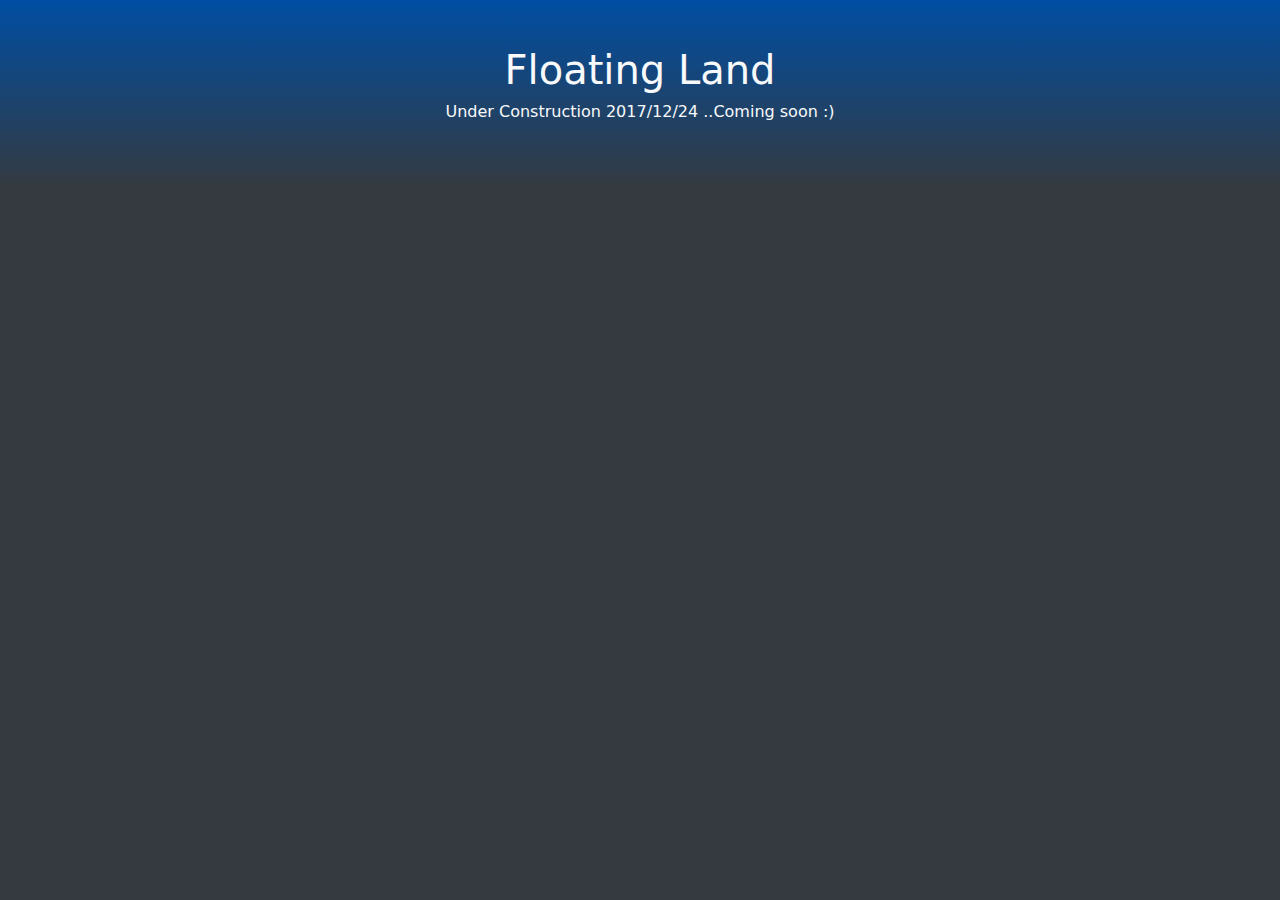
<file: index.html>
<!DOCTYPE html>
<html>

<head>
  <meta charset="utf-8">
  <meta name="viewport" content="width=device-width, initial-scale=1">
  <link rel="stylesheet" href="https://cdnjs.cloudflare.com/ajax/libs/font-awesome/4.7.0/css/font-awesome.min.css" type="text/css">
  <link rel="stylesheet" href="main.css" type="text/css"> </head>

<body>
  <div class="py-5 gradient-overlay text-center bg-secondary">
    <div class="container">
      <div class="row">
        <div class="col-md-12">
          <div class="row">
            <div class="col-md-12">
              <h1 class="text-light">Floating Land</h1>
              <p class="text-light">Under Construction 2017/12/24 ..Coming soon :)</p>
            </div>
          </div>
        </div>
      </div>
    </div>
  </div>
  <script src="https://code.jquery.com/jquery-3.2.1.slim.min.js" integrity="sha384-KJ3o2DKtIkvYIK3UENzmM7KCkRr/rE9/Qpg6aAZGJwFDMVNA/GpGFF93hXpG5KkN" crossorigin="anonymous"></script>
  <script src="https://cdnjs.cloudflare.com/ajax/libs/popper.js/1.12.3/umd/popper.min.js" integrity="sha384-vFJXuSJphROIrBnz7yo7oB41mKfc8JzQZiCq4NCceLEaO4IHwicKwpJf9c9IpFgh" crossorigin="anonymous"></script>
  <script src="https://maxcdn.bootstrapcdn.com/bootstrap/4.0.0-beta/js/bootstrap.min.js" integrity="sha384-h0AbiXch4ZDo7tp9hKZ4TsHbi047NrKGLO3SEJAg45jXxnGIfYzk4Si90RDIqNm1" crossorigin="anonymous"></script>
<!--  <pingendo onclick="window.open('https://pingendo.com/', '_blank')" style="cursor:pointer;position: fixed;bottom: 10px;right:10px;padding:2px;background-color: #00b0eb;border-radius: 8px; width:100px;display:flex;flex-direction:row;align-items:center;justify-content:center;font-size:12px;color:white">made with&nbsp;&nbsp;
    <img src="https://pingendo.com/site-assets/Pingendo_logo_big.png" class="d-block" alt="Pingendo logo" height="16">-->
  </pingendo>
</body>

</html>
</file>
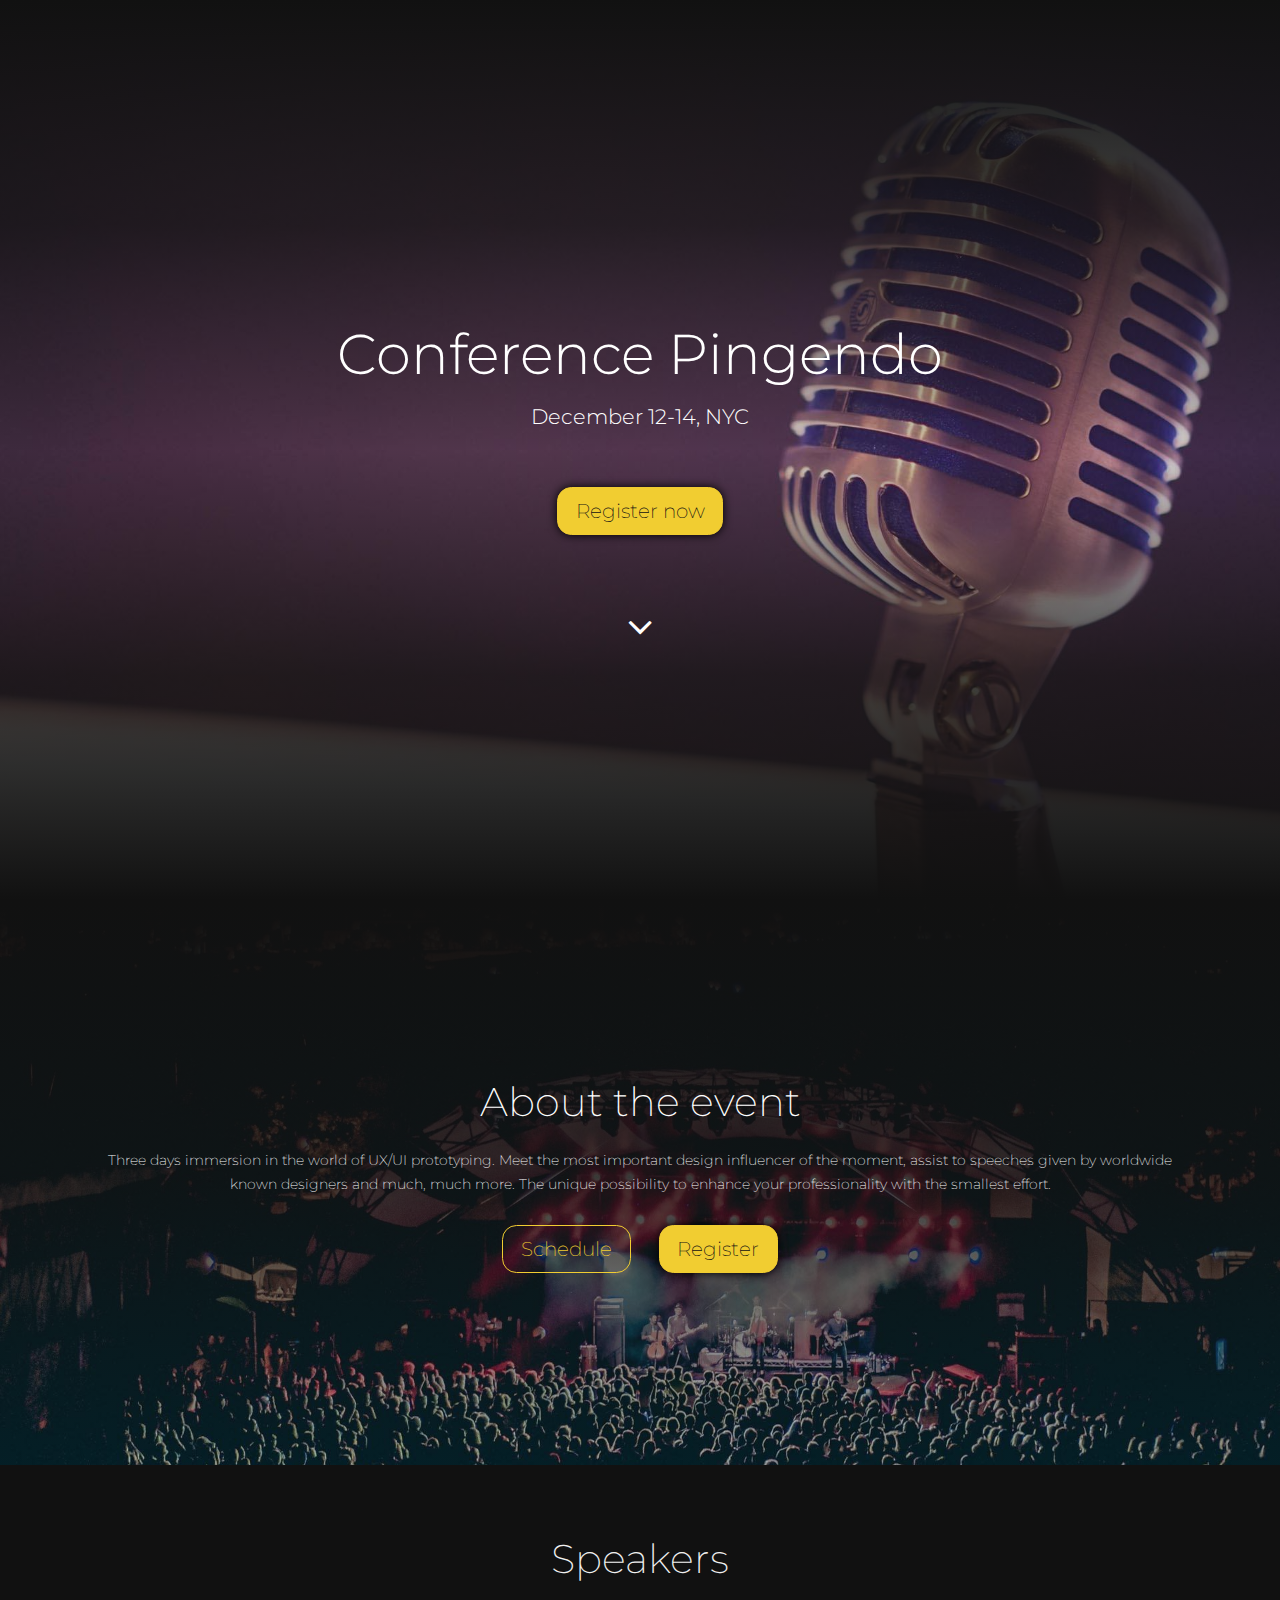
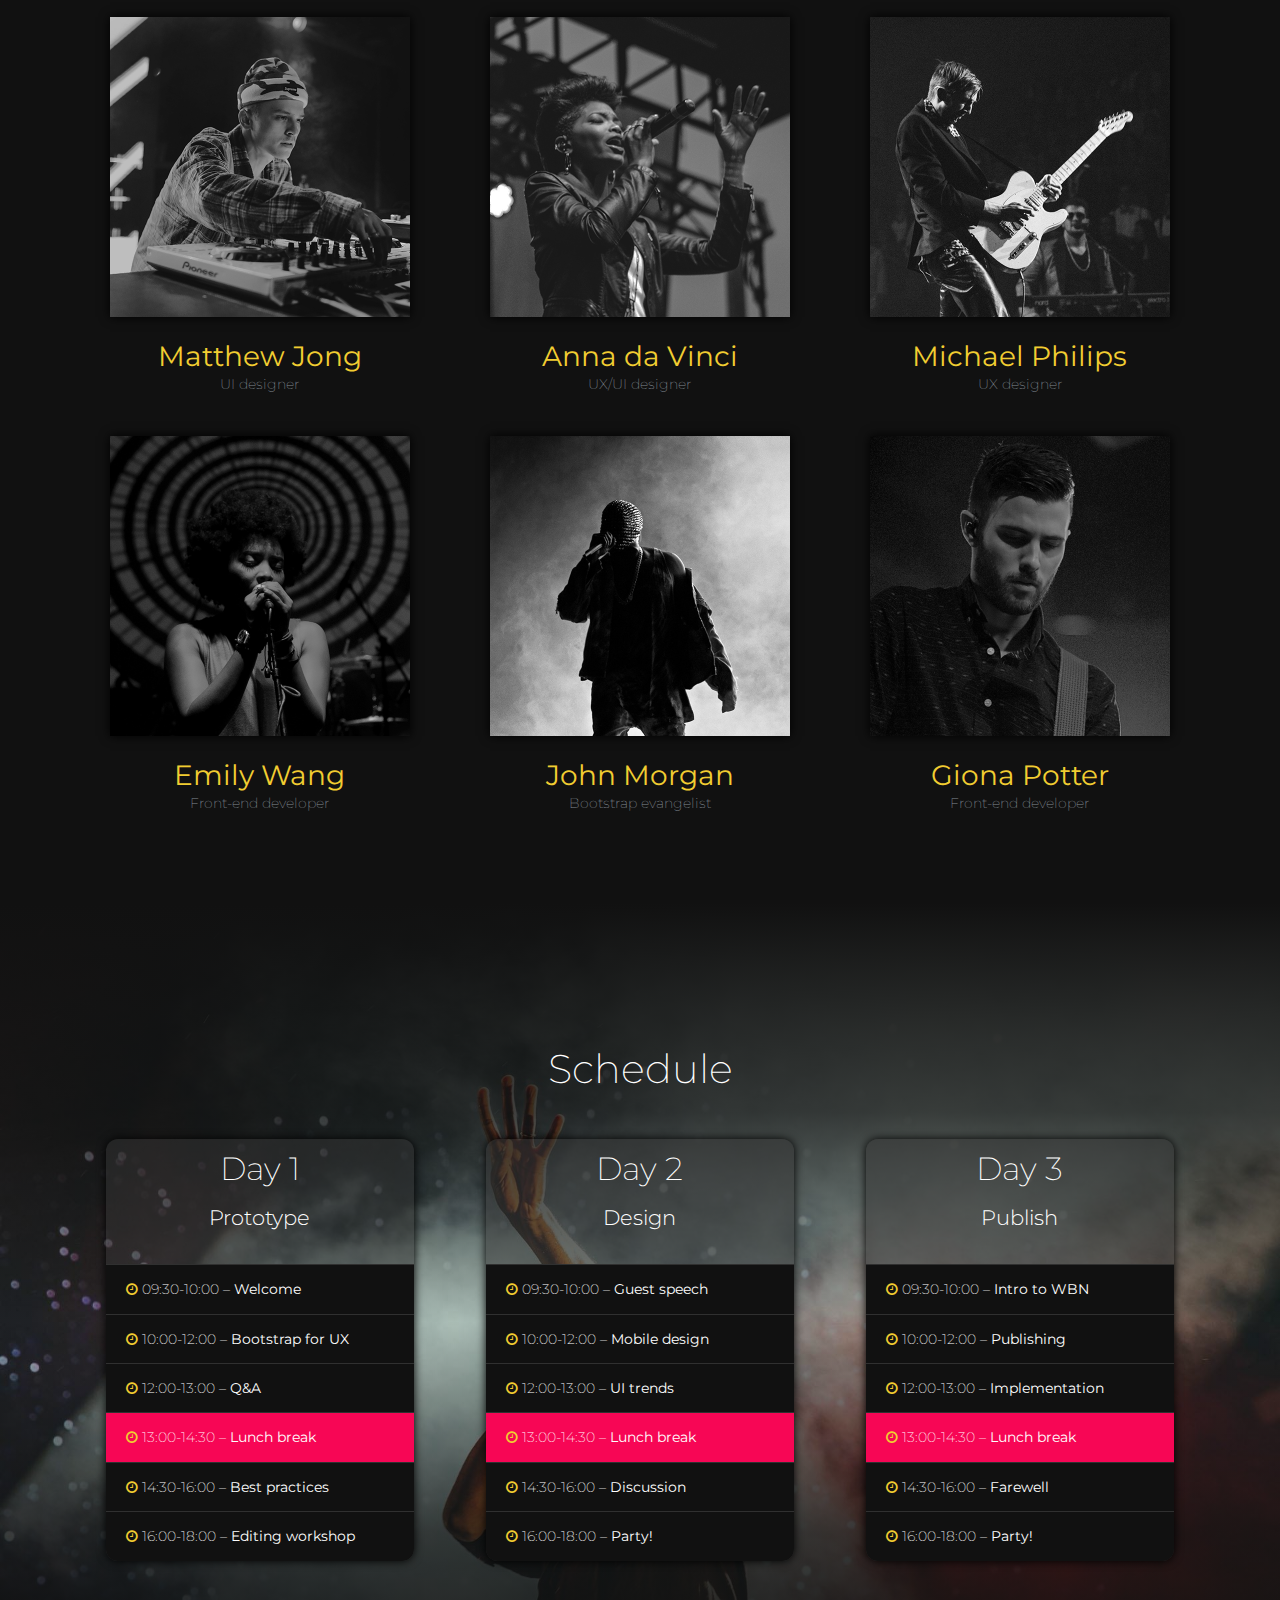
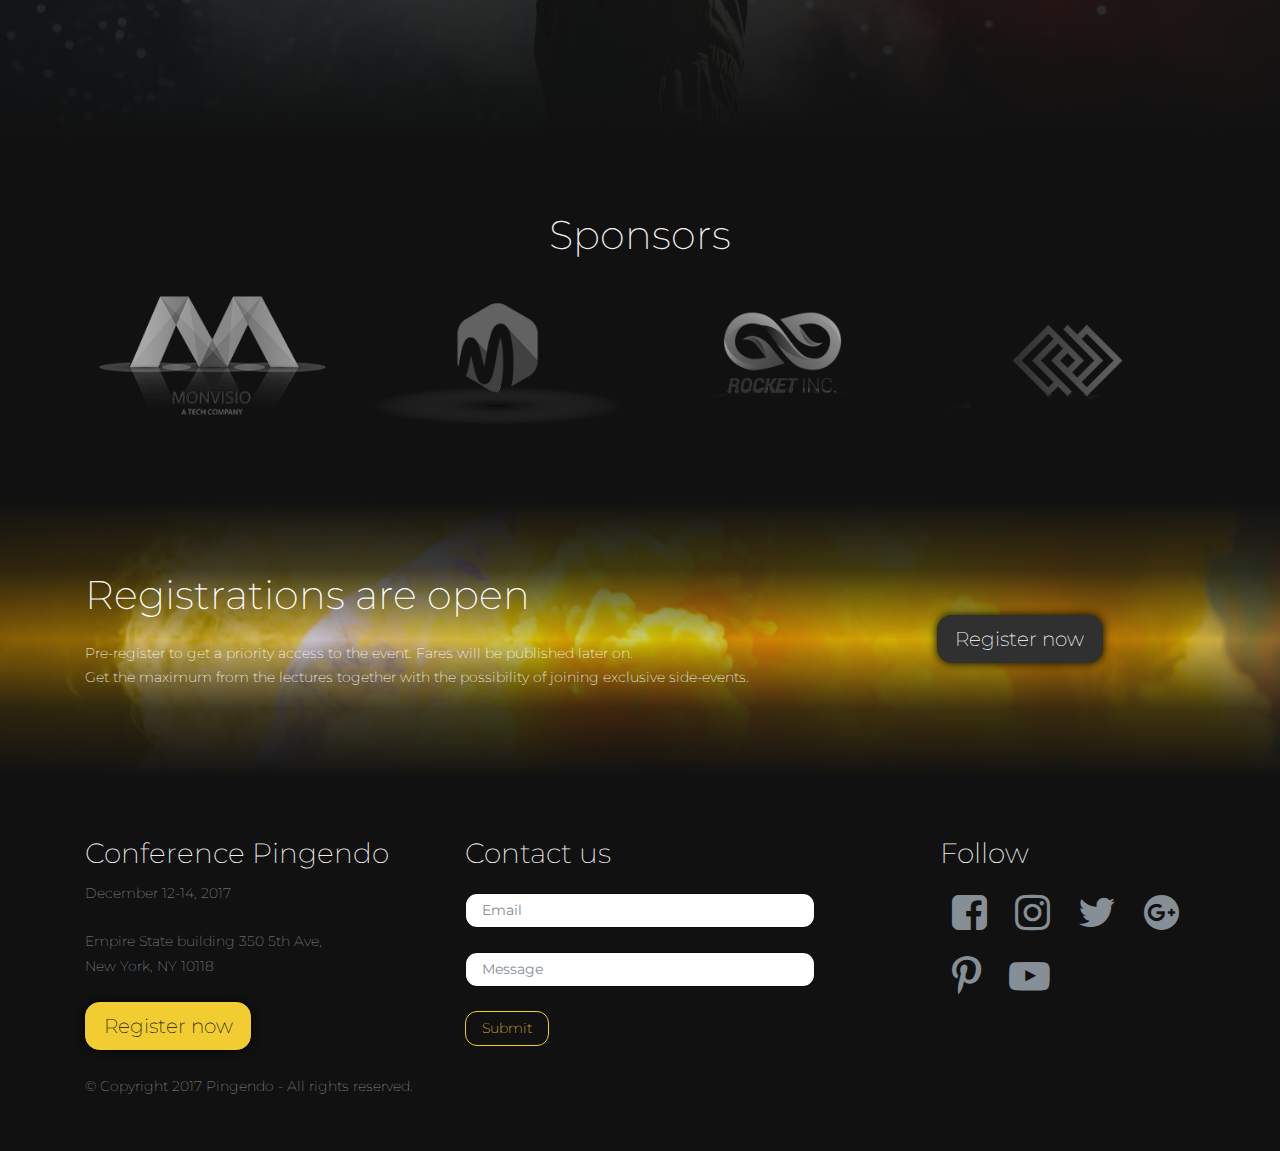
<file: conference.html>
<!DOCTYPE html>
<html>

<head>
  <meta charset="utf-8">
  <meta name="viewport" content="width=device-width, initial-scale=1">
  <!-- PAGE settings -->
  <link rel="icon" href="https://templates.pingendo.com/assets/Pingendo_favicon.ico">
  <title>Conference Neon - Pingendo template</title>
  <meta name="description" content="Free Bootstrap 4 Pingendo Neon template for unique events.">
  <meta name="keywords" content="Pingendo conference event neon free template bootstrap 4">
  <!-- CSS dependencies -->
  <link rel="stylesheet" href="theme.css">
  <link rel="stylesheet" href="https://cdnjs.cloudflare.com/ajax/libs/font-awesome/4.7.0/css/font-awesome.min.css" type="text/css">
  <!-- Script: Make my navbar transparent when the document is scrolled to top -->
  <script src="js/navbar-ontop.js"></script>
  <!-- Script: Animated entrance -->
  <script src="js/animate-in.js"></script>
</head>

<body class="text-center">
  <!-- Navbar -->
  <nav class="navbar navbar-expand-md fixed-top navbar-dark bg-dark">
    <div class="container">
      <button class="navbar-toggler navbar-toggler-right" type="button" data-toggle="collapse" data-target="#navbar2SupportedContent" aria-controls="navbar2SupportedContent" aria-expanded="false" aria-label="Toggle navigation"> <span class="navbar-toggler-icon"></span> </button>
      <div class="collapse navbar-collapse justify-content-center" id="navbar2SupportedContent">
        <ul class="navbar-nav">
          <li class="nav-item mx-2">
            <a class="nav-link" href="#">Home</a>
          </li>
          <li class="nav-item mx-2">
            <a class="nav-link" href="#speakers">Speakers</a>
          </li>
          <li class="nav-item mx-2">
            <a class="nav-link" href="#schedule">Schedule</a>
          </li>
        </ul>
        <a class="btn navbar-btn mx-2 btn-outline-primary" href="#register">Register now</a>
      </div>
    </div>
  </nav>
  
  <!-- Cover -->
  <div class="d-flex align-items-center py-5 cover section-fade-in-out" style="background-image: url(&quot;assets/conference/cover.jpg&quot;);">
    <div class="container">
      <div class="row">
        <div class="col-12 mt-5">
          <h1 class="display-4">Conference Pingendo</h1>
          <p class="lead">December 12-14, NYC </p>
          <a href="#register" class="btn btn-lg mt-4 btn-primary shadowed">Register now</a><i class="d-block fa fa-angle-down pt-5 fa-3x"></i> </div>
      </div>
    </div>
  </div>
  
  <!-- Intro section -->
  <div class="py-5 section-fade-in" style="background-image: url(&quot;assets/conference/venue.jpg&quot;);">
    <div class="container p-4 my-5">
      <div class="row">
        <div class="col-12">
          <h1 class="mb-3">About the event</h1>
          <p>Three days immersion in the world of UX/UI prototyping. Meet the most important design influencer of the moment, assist to speeches given by worldwide known designers and much, much more. The unique possibility to enhance your professionality
            with the smallest effort.</p>
          <a href="#schedule" class="btn btn-outline-primary btn-lg m-2">Schedule</a>
          <a class="btn btn-primary btn-lg m-2 shadowed" href="#register">Register</a>
        </div>
      </div>
    </div>
  </div>
  
  <!-- Speakers -->
  <div class="py-5" id="speakers">
    <div class="container">
      <div class="row">
        <div class="col-12">
          <h1>Speakers</h1>
        </div>
      </div>
      <div class="row">
        <div class="col-lg-4 col-md-6">
          <a href="#">
            <img src="assets/conference/people_2.jpg" class="center-block img-fluid my-3 shadowed" width="300">
            <h3 class="mb-0"><b>Matthew Jong</b></h3>
            <p class="text-muted">UI designer</p>
          </a>
        </div>
        <div class="col-lg-4 col-md-6">
          <a href="#">
            <img src="assets/conference/people_1.jpg" class="center-block img-fluid my-3 shadowed" width="300">
            <h3 class="mb-0"><b>Anna da Vinci</b></h3>
            <p class="text-muted">UX/UI designer</p>
          </a>
        </div>
        <div class="col-lg-4 col-md-6">
          <a href="#">
            <img src="assets/conference/people_3.jpg" class="center-block img-fluid my-3 shadowed" width="300">
            <h3 class="mb-0"><b>Michael Philips</b></h3>
            <p class="text-muted">UX designer</p>
          </a>
        </div>
        <div class="col-lg-4 col-md-6">
          <a href="#">
            <img src="assets/conference/people_4.jpg" class="center-block img-fluid my-3 shadowed" width="300">
            <h3 class="mb-0"><b>Emily Wang</b></h3>
            <p class="text-muted">Front-end developer</p>
          </a>
        </div>
        <div class="col-lg-4 col-md-6">
          <a href="#">
            <img src="assets/conference/people_5.jpg" class="center-block img-fluid my-3 shadowed" width="300">
            <h3 class="mb-0"><b>John Morgan</b></h3>
            <p class="text-muted">Bootstrap evangelist</p>
          </a>
        </div>
        <div class="col-lg-4 col-md-6">
          <a href="#">
            <img src="assets/conference/people_6.jpg" class="center-block img-fluid my-3 shadowed" width="300">
            <h3 class="mb-0"><b>Giona Potter</b></h3>
            <p class="text-muted">Front-end developer</p>
          </a>
        </div>
      </div>
    </div>
  </div>
  
  <!-- Schedule -->
  <div class="py-5 section-fade-in-out" id="schedule" style="background-image: url(&quot;assets/conference/live.jpg&quot;);">
    <div class="container my-5">
      <div class="row">
        <div class="col-12">
          <h1>Schedule</h1>
        </div>
      </div>
      <div class="row text-left">
        <div class="p-4 col-lg-4 col-md-6">
          <div class="card shadowed">
            <div class="card-block text-center card-primary p-2">
              <h2>Day 1</h2>
              <p class="lead">Prototype</p>
            </div>
            <ul class="list-group list-group-flush">
              <li class="list-group-item"><i class="mx-auto fa d-inline fa-clock-o text-primary"></i>&nbsp;09:30-10:00 –&nbsp;<b>Welcome</b></li>
              <li class="list-group-item"><i class="mx-auto fa d-inline fa-clock-o text-primary"></i>&nbsp;10:00-12:00 –&nbsp;<b>Bootstrap for UX</b></li>
              <li class="list-group-item"><i class="mx-auto fa d-inline fa-clock-o text-primary"></i>&nbsp;12:00-13:00 –&nbsp;<b>Q&amp;A</b></li>
              <li class="list-group-item bg-secondary"><i class="mx-auto fa d-inline fa-clock-o text-primary"></i>&nbsp;13:00-14:30 –&nbsp;<b>Lunch break</b></li>
              <li class="list-group-item"><i class="mx-auto fa d-inline fa-clock-o text-primary"></i>&nbsp;14:30-16:00 –&nbsp;<b>Best practices</b></li>
              <li class="list-group-item"><i class="mx-auto fa d-inline fa-clock-o text-primary"></i>&nbsp;16:00-18:00 –&nbsp;<b>Editing workshop</b></li>
            </ul>
          </div>
        </div>
        <div class="p-4 col-lg-4 col-md-6">
          <div class="card shadowed">
            <div class="card-block text-center card-primary p-2">
              <h2>Day 2</h2>
              <p class="lead">Design</p>
            </div>
            <ul class="list-group list-group-flush">
              <li class="list-group-item"><i class="mx-auto fa d-inline fa-clock-o text-primary"></i>&nbsp;09:30-10:00 –&nbsp;<b>Guest speech</b></li>
              <li class="list-group-item"><i class="mx-auto fa d-inline fa-clock-o text-primary"></i>&nbsp;10:00-12:00 –&nbsp;<b>Mobile design</b></li>
              <li class="list-group-item"><i class="mx-auto fa d-inline fa-clock-o text-primary"></i>&nbsp;12:00-13:00 –&nbsp;<b>UI trends</b></li>
              <li class="list-group-item bg-secondary"><i class="mx-auto fa d-inline fa-clock-o text-primary"></i>&nbsp;13:00-14:30 –&nbsp;<b class="">Lunch break</b></li>
              <li class="list-group-item"><i class="mx-auto fa d-inline fa-clock-o text-primary"></i>&nbsp;14:30-16:00 –&nbsp;<b>Discussion</b></li>
              <li class="list-group-item"><i class="mx-auto fa d-inline fa-clock-o text-primary"></i>&nbsp;16:00-18:00 –&nbsp;<b>Party!</b></li>
            </ul>
          </div>
        </div>
        <div class="p-4 col-lg-4">
          <div class="card shadowed">
            <div class="card-block text-center p-2">
              <h2>Day 3</h2>
              <p class="lead">Publish</p>
            </div>
            <ul class="list-group list-group-flush">
              <li class="list-group-item"><i class="mx-auto fa d-inline fa-clock-o text-primary"></i>&nbsp;09:30-10:00 –&nbsp;<b>Intro to WBN</b></li>
              <li class="list-group-item"><i class="mx-auto fa d-inline fa-clock-o text-primary"></i>&nbsp;10:00-12:00 –&nbsp;<b>Publishing</b></li>
              <li class="list-group-item"><i class="mx-auto fa d-inline fa-clock-o text-primary"></i>&nbsp;12:00-13:00 –&nbsp;<b>Implementation</b></li>
              <li class="list-group-item bg-secondary"><i class="mx-auto fa d-inline fa-clock-o text-primary"></i>&nbsp;13:00-14:30 –&nbsp;<b>Lunch break</b></li>
              <li class="list-group-item"><i class="mx-auto fa d-inline fa-clock-o text-primary"></i>&nbsp;14:30-16:00 –&nbsp;<b>Farewell</b></li>
              <li class="list-group-item"><i class="mx-auto fa d-inline fa-clock-o text-primary"></i>&nbsp;16:00-18:00 –&nbsp;<b>Party!</b></li>
            </ul>
          </div>
        </div>
      </div>
    </div>
  </div>
  
  <!-- Sponsor logos -->
  <div class="py-5 section">
    <div class="container">
      <div class="row">
        <div class="col-md-12">
          <h1 class="mb-4">Sponsors</h1>
        </div>
      </div>
      <div class="row">
        <div class="col-md-3 col-6">
          <img class="center-block img-fluid d-block" src="assets/conference/logo_1.png"> </div>
        <div class="col-md-3 col-6">
          <img class="center-block img-fluid d-block" src="assets/conference/logo_4.png"> </div>
        <div class="col-md-3 col-6">
          <img class="center-block img-fluid d-block" src="assets/conference/logo_3.png"> </div>
        <div class="col-md-3 col-6">
          <img class="center-block img-fluid d-block" src="assets/conference/logo_2.png"> </div>
      </div>
    </div>
  </div>
  
  <!-- Call to action -->
  <div class="py-5 section section-fade-in-out" id="register" style="background-image: url(&quot;assets/conference/action.jpg&quot;);">
    <div class="container">
      <div class="row">
        <div class="col-md-8 text-left">
          <h1 class="mb-3">Registrations are open</h1>
          <p>Pre-register to get a priority access to the event. Fares will be published later on.&nbsp;
            <br>Get the maximum from the lectures together with the possibility of joining exclusive side-events.</p>
        </div>
        <div class="col-md-4 align-self-center">
          <a href="#" class="btn btn-lg btn-dark shadowed">Register now</a>
        </div>
      </div>
    </div>
  </div>
  
  <!-- Footer -->
  <footer class="text-md-left text-center p-4">
    <div class="container">
      <div class="row">
        <div class="my-3 col-lg-4 col-md-6">
          <h3>Conference Pingendo</h3>
          <p class="text-muted">December 12-14, 2017</p>
          <p class="my-3">
            <a href="https://goo.gl/maps/ayn28vkB5F92" target="blank" class="text-muted">Empire State building 350 5th Ave,
              <br>New York, NY 10118</a>
          </p>
          <a class="btn btn-lg btn-primary shadowed" href="#">Register now</a>
        </div>
        <div class="my-3 col-lg-4 col-md-6">
          <h3>Contact us</h3>
          <form>
            <fieldset class="form-group my-3">
              <input type="email" class="form-control" id="Input Email" placeholder="Email"> </fieldset>
            <fieldset class="form-group my-3">
              <input type="message" class="form-control" id="Input Message" placeholder="Message"> </fieldset>
            <button type="submit" class="btn btn-outline-primary">Submit</button>
          </form>
        </div>
        <div class="col-lg-1">
          <a href="https://www.facebook.com" target="blank"></a>
          <a href="https://www.instagram.com" target="blank"></a>
          <a href="https://twitter.com" target="blank"></a>
          <a href="https://plus.google.com" target="blank"></a>
          <a href="https://pinterest.com" target="blank"></a>
          <a href="https://www.youtube.com" target="blank"></a>
        </div>
        <div class="my-3 col-lg-3">
          <h3>Follow</h3>
          <a href="https://www.facebook.com" target="blank"><i class="fa fa-facebook-square text-muted fa-3x m-2"></i></a>
          <a href="https://www.instagram.com" target="blank"><i class="fa fa-3x fa-instagram text-muted m-2"></i></a>
          <a href="https://twitter.com" target="blank"><i class="fa fa-3x fa-twitter m-2 text-muted"></i></a>
          <a href="https://plus.google.com" target="blank"><i class="fa fa-3x fa-google-plus-official text-muted m-2"></i></a>
          <a href="https://pinterest.com" target="blank"><i class="fa fa-3x text-muted fa-pinterest-p m-2"></i></a>
          <a href="https://www.youtube.com" target="blank"><i class="fa fa-3x text-muted fa-youtube-play m-2"></i></a>
        </div>
      </div>
      <div class="row">
        <div class="col-md-12">
          <p class="text-muted">© Copyright 2017 Pingendo - All rights reserved. </p>
        </div>
      </div>
    </div>
  </footer>
  
  <!-- JavaScript dependencies -->
  <script src="https://code.jquery.com/jquery-3.2.1.min.js" crossorigin="anonymous" integrity="sha256-hwg4gsxgFZhOsEEamdOYGBf13FyQuiTwlAQgxVSNgt4="></script>
  <script src="https://cdnjs.cloudflare.com/ajax/libs/popper.js/1.11.0/umd/popper.min.js" crossorigin="anonymous" integrity="sha384-b/U6ypiBEHpOf/4+1nzFpr53nxSS+GLCkfwBdFNTxtclqqenISfwAzpKaMNFNmj4"></script>
  <script src="https://maxcdn.bootstrapcdn.com/bootstrap/4.0.0-beta/js/bootstrap.min.js" crossorigin="anonymous" integrity="sha384-h0AbiXch4ZDo7tp9hKZ4TsHbi047NrKGLO3SEJAg45jXxnGIfYzk4Si90RDIqNm1"></script>
  <!-- Script: Smooth scrolling between anchors in a same page -->
  <script src="js/smooth-scroll.js"></script>
</body>

</html>
</file>
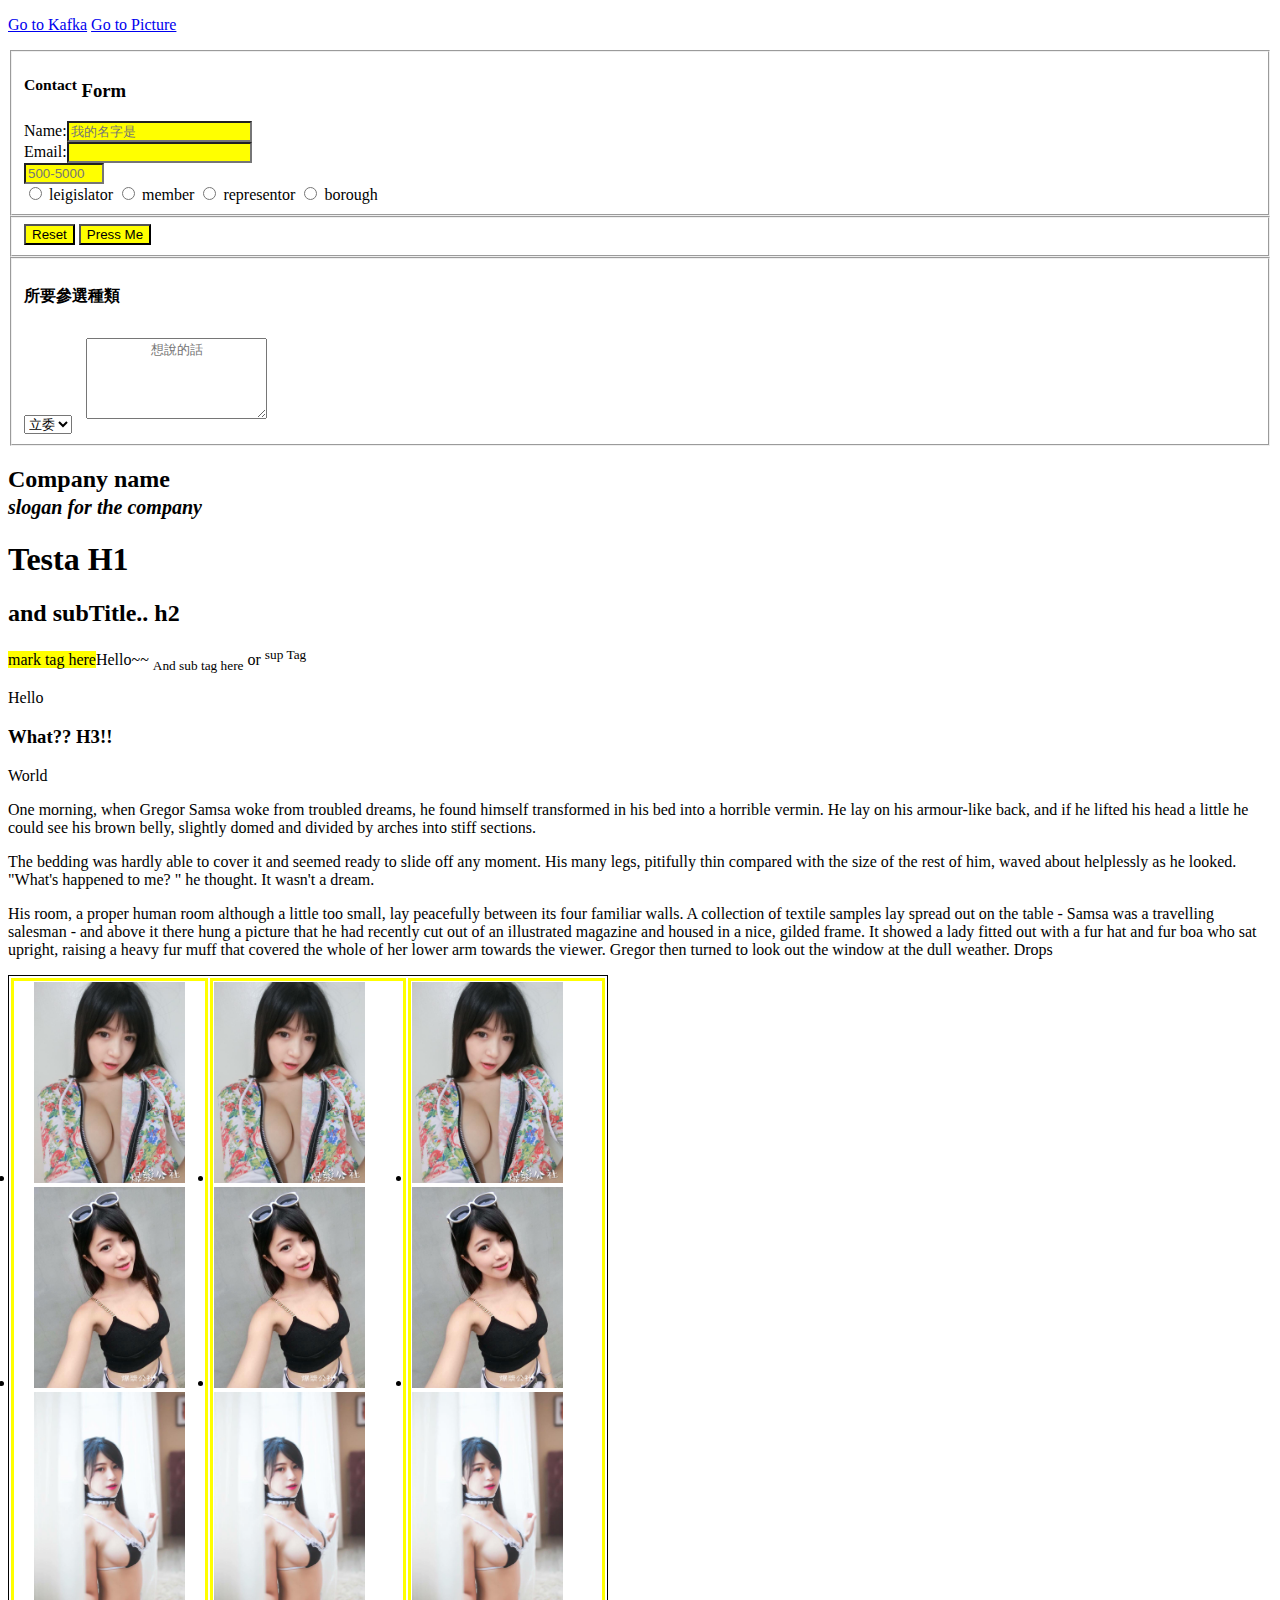
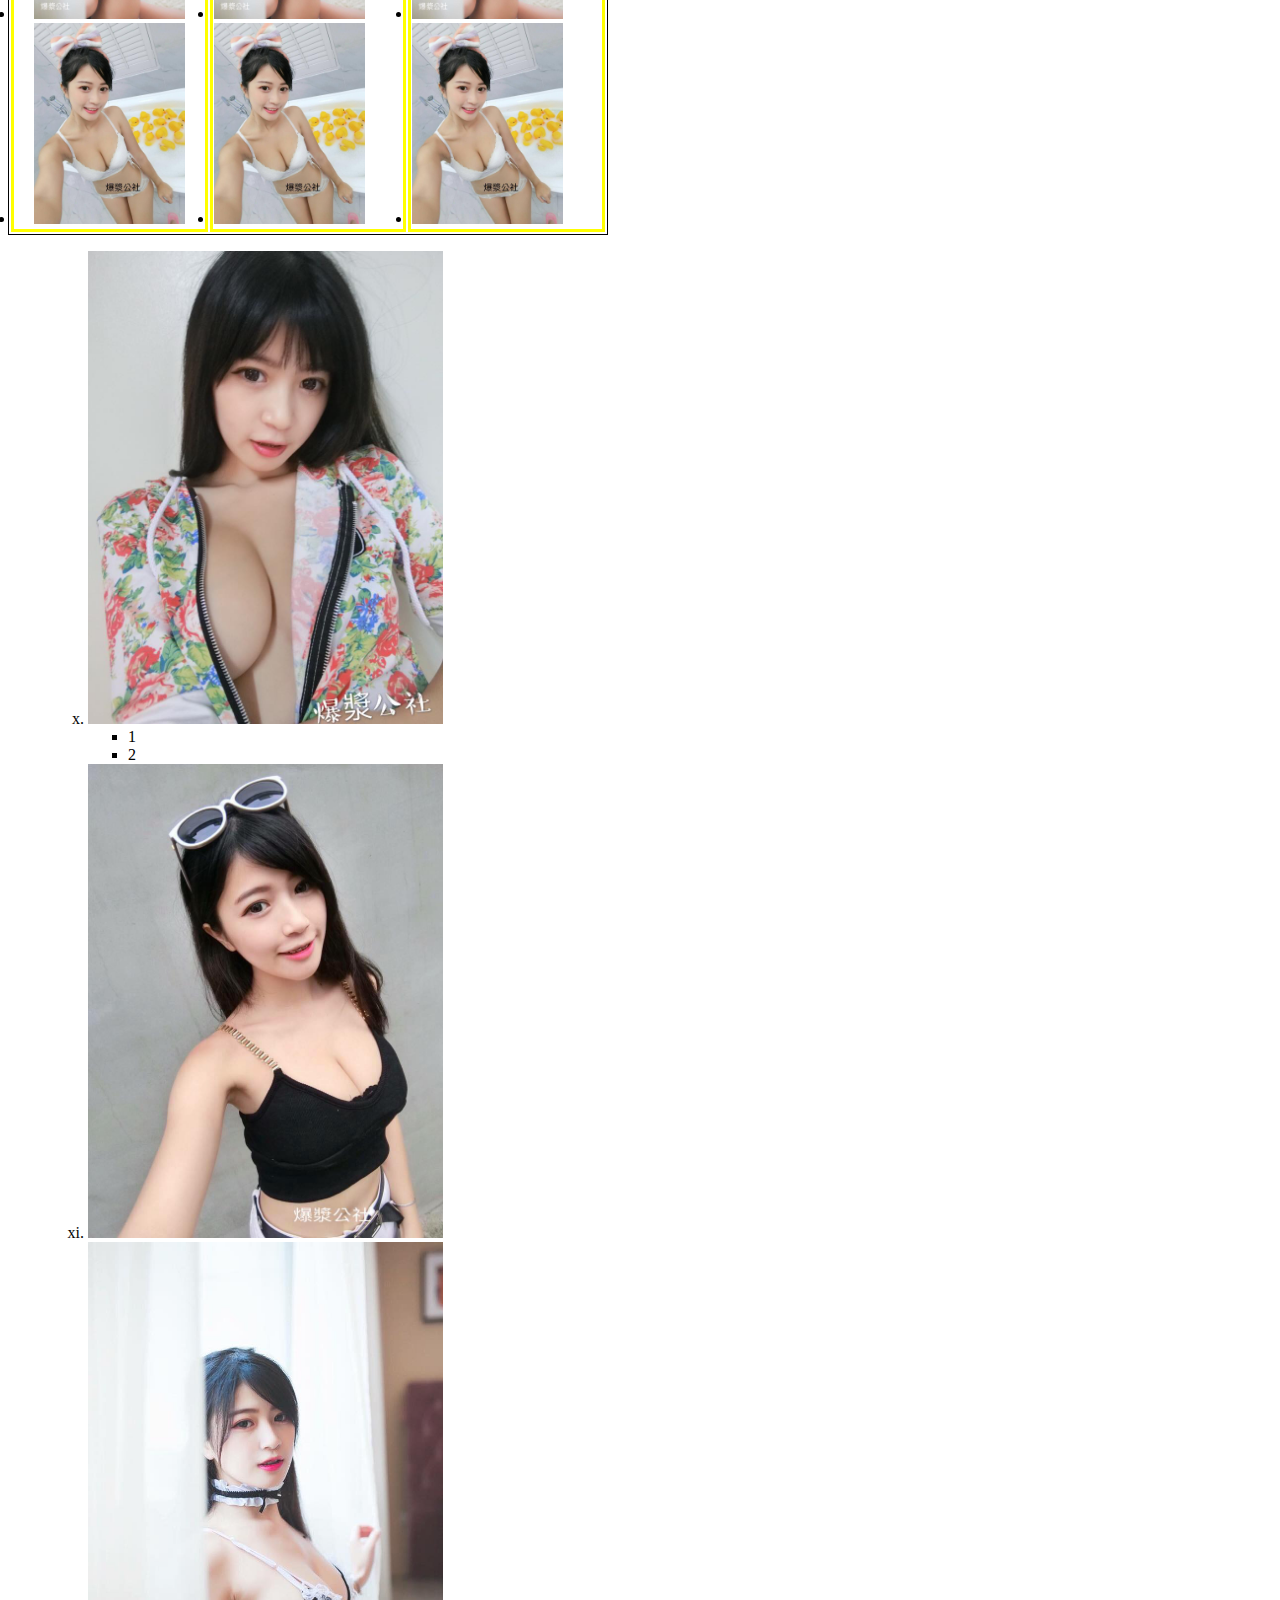
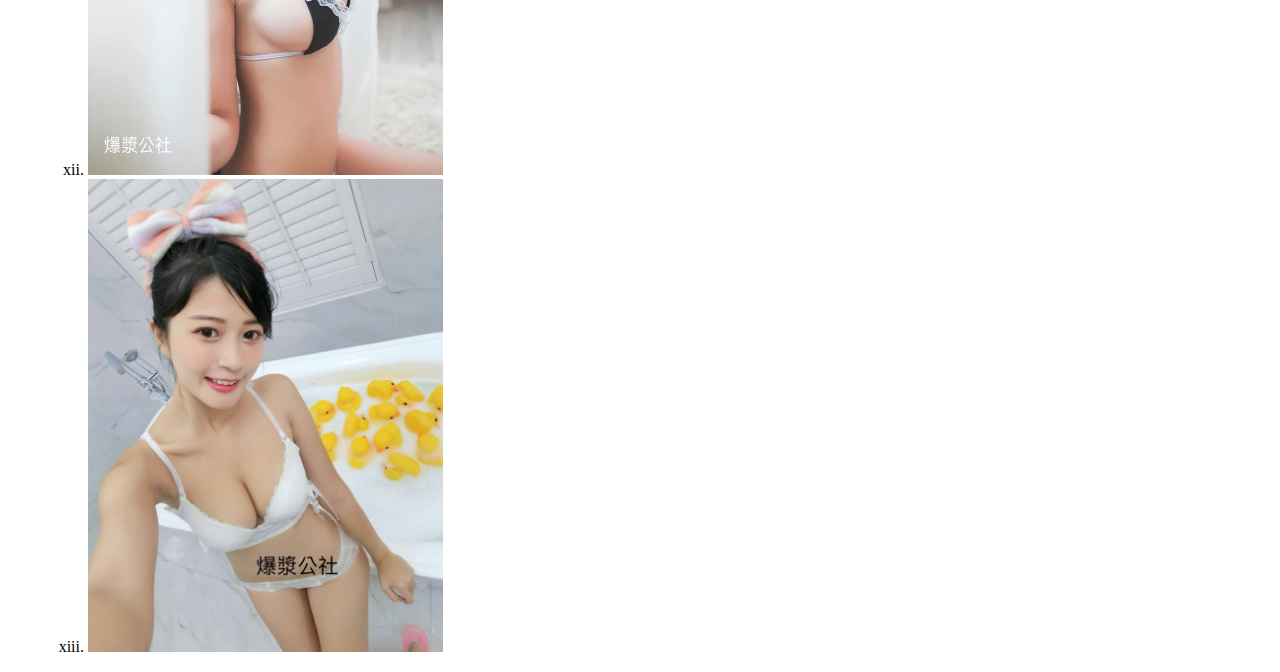
<file: practice.html>
<!doctype html>
<html>

<head>
  <meta charset="utf-8">
  <title>Html練習狂</title>
</head>

<link rel="stylesheet" href="style.css" />

<body>
  <p>
    <a href="#Kafka">Go to Kafka</a>
    <a href="#Picture">Go to Picture</a>
    <!--Commenting Testa--->
<form method="get" action="">
  <!-- Contents of the form -->

<fieldset>
  <h3><sup>Contact</sup> Form</h3>
  <div>
  <label for="userName">
    Name:</label><input type="text" name="userName" id="userNameId" placeholder="我的名字是"/>
  </div>
  <div>
    Email:<input type="email" name="userEmail" id="userEmailID"/>
  </div>
  <div>
<!-- <input type="color" />
<input type="checkbox" name="checkboxName" value="123">
<input type="checkbox" name="checkboxName" value="456">
<input type="date" name="" value="">
<input type="datetime-local" name="" value="">
><input type="image" name="" value=""> -->

<input type="number" min="500" max="50000" placeholder="500-50000" width="200px"/><br />
<input type="radio" name="leigislator" id="leigislator">
<label for="leigislator">leigislator</label>
<input type="radio" name="member" id="member">
<label for="member">member</label>
<input type="radio" name="representor" id="representor">
<label for="representor">representor</label>
<input type="radio" name="borough" id="borough">
<label for="borough">borough</label>

</div>

<div>
    </fieldset>
    <fieldset>
      <input type="reset" />
    <input type="submit" value="Press Me"/>
  </div>
</fieldset>

<fieldset>
  <h4>所要參選種類</h4>
  <select class="SelectClass" name="SelectName" >
    <option value="0">立委</option>
    <option value="1">議員</option>
    <option value="2">代表</option>
    <option value="3">里長</option>
  </select>
  <textarea name="textArea" rows="5" cols="20" placeholder="想說的話" size="10" maxlength="5" required></textarea>
</fieldset>



</form>




    <h2>  Company name <br /><i> <small>slogan for the company</small></h2></i>
  </p>
  <h1>Testa H1</h1>
  <h2>and subTitle.. h2</h2>
  <p>
    <mark>mark tag here</mark>Hello~~ <sub>And sub tag here</sub> or <sup>sup Tag</sup>
  </p>Hello

  <h3>What?? H3!!</h3>
  <p>
    World</p>

    <p id="Kafka">One morning, when Gregor Samsa woke from troubled dreams, he found himself transformed in his bed into a horrible vermin. He lay on his armour-like back, and if he lifted his head a little he could see his brown belly, slightly domed and divided by arches into stiff sections.</p>

<p>The bedding was hardly able to cover it and seemed ready to slide off any moment. His many legs, pitifully thin compared with the size of the rest of him, waved about helplessly as he looked. "What's happened to me? " he thought. It wasn't a dream.</p>

<p>His room, a proper human room although a little too small, lay peacefully between its four familiar walls. A collection of textile samples lay spread out on the table - Samsa was a travelling salesman - and above it there hung a picture that he had recently cut out of an illustrated magazine and housed in a nice, gilded frame. It showed a lady fitted out with a fur hat and fur boa who sat upright, raising a heavy fur muff that covered the whole of her lower arm towards the viewer. Gregor then turned to look out the window at the dull weather. Drops</p>
  <table>


  <tr id="Picture">
    <th>
      <li> <img src="image/image1.jpg" width="80%" /> </li>
      <li> <img src="image/image2.jpg" width="80%" /> </li>
      <li> <img src="image/image3.jpg" width="80%" /> </li>
      <li> <img src="image/image4.jpg" width="80%" /></li>
    </th>
    <td>
      <li> <img src="image/image1.jpg" width="80%" /> </li>
      <li> <img src="image/image2.jpg" width="80%" /> </li>
      <li> <img src="image/image3.jpg" width="80%" /> </li>
      <li> <img src="image/image4.jpg" width="80%" /></li>
    </td>
    <td>
      <li> <img src="image/image1.jpg" width="80%" /> </li>
      <li> <img src="image/image2.jpg" width="80%" /> </li>
      <li> <img src="image/image3.jpg" width="80%" /> </li>
      <li> <img src="image/image4.jpg" width="80%" /></li>
    </td>

    <!-- <li><img src="image/image1.jpg" width="80%" /> </li>
    <li> <img src="image/image2.jpg" width="80%" /> </li>
    <li> <img src="image/image3.jpg" width="80%" /> </li>
    <li> <img src="image/image4.jpg" width="80%" /></li> -->
  </tr>

  </table>
  <ul>
    <ol type="i" start="10">
      <li> <img src="image/image1.jpg" width="30%" /> </li>
      <ul>
        <li>1</li>
        <li>2</li></ul>
      <li> <img src="image/image2.jpg" width="30%" /> </li>
      <li> <img src="image/image3.jpg" width="30%" /> </li>
      <li> <img src="image/image4.jpg" width="30%" /></li>
    </ol>

    <!--
  <p>Li Europan lingues <img src="image/image1.jpg" width="50%" />es membres del sam familie.
      Lor separat existentie es un myth. Por scientie, musica,
      sport etc, litot Europa usa <a href="http://floatingland.net" target="_blank">FloatingLand</a> sam vocabular. Li lingues
      <img src="image/image2.jpg" width="10%"/>differe solmen in li grammatica, li pronunciation e li plu
      commun vocabules.<img src="image/image3.jpg" width="80%"/> </p>
<img src="image/image4.jpg" alt="Image of Beauty Girl" width="100%"/>
--->
</body>

</html>
</file>
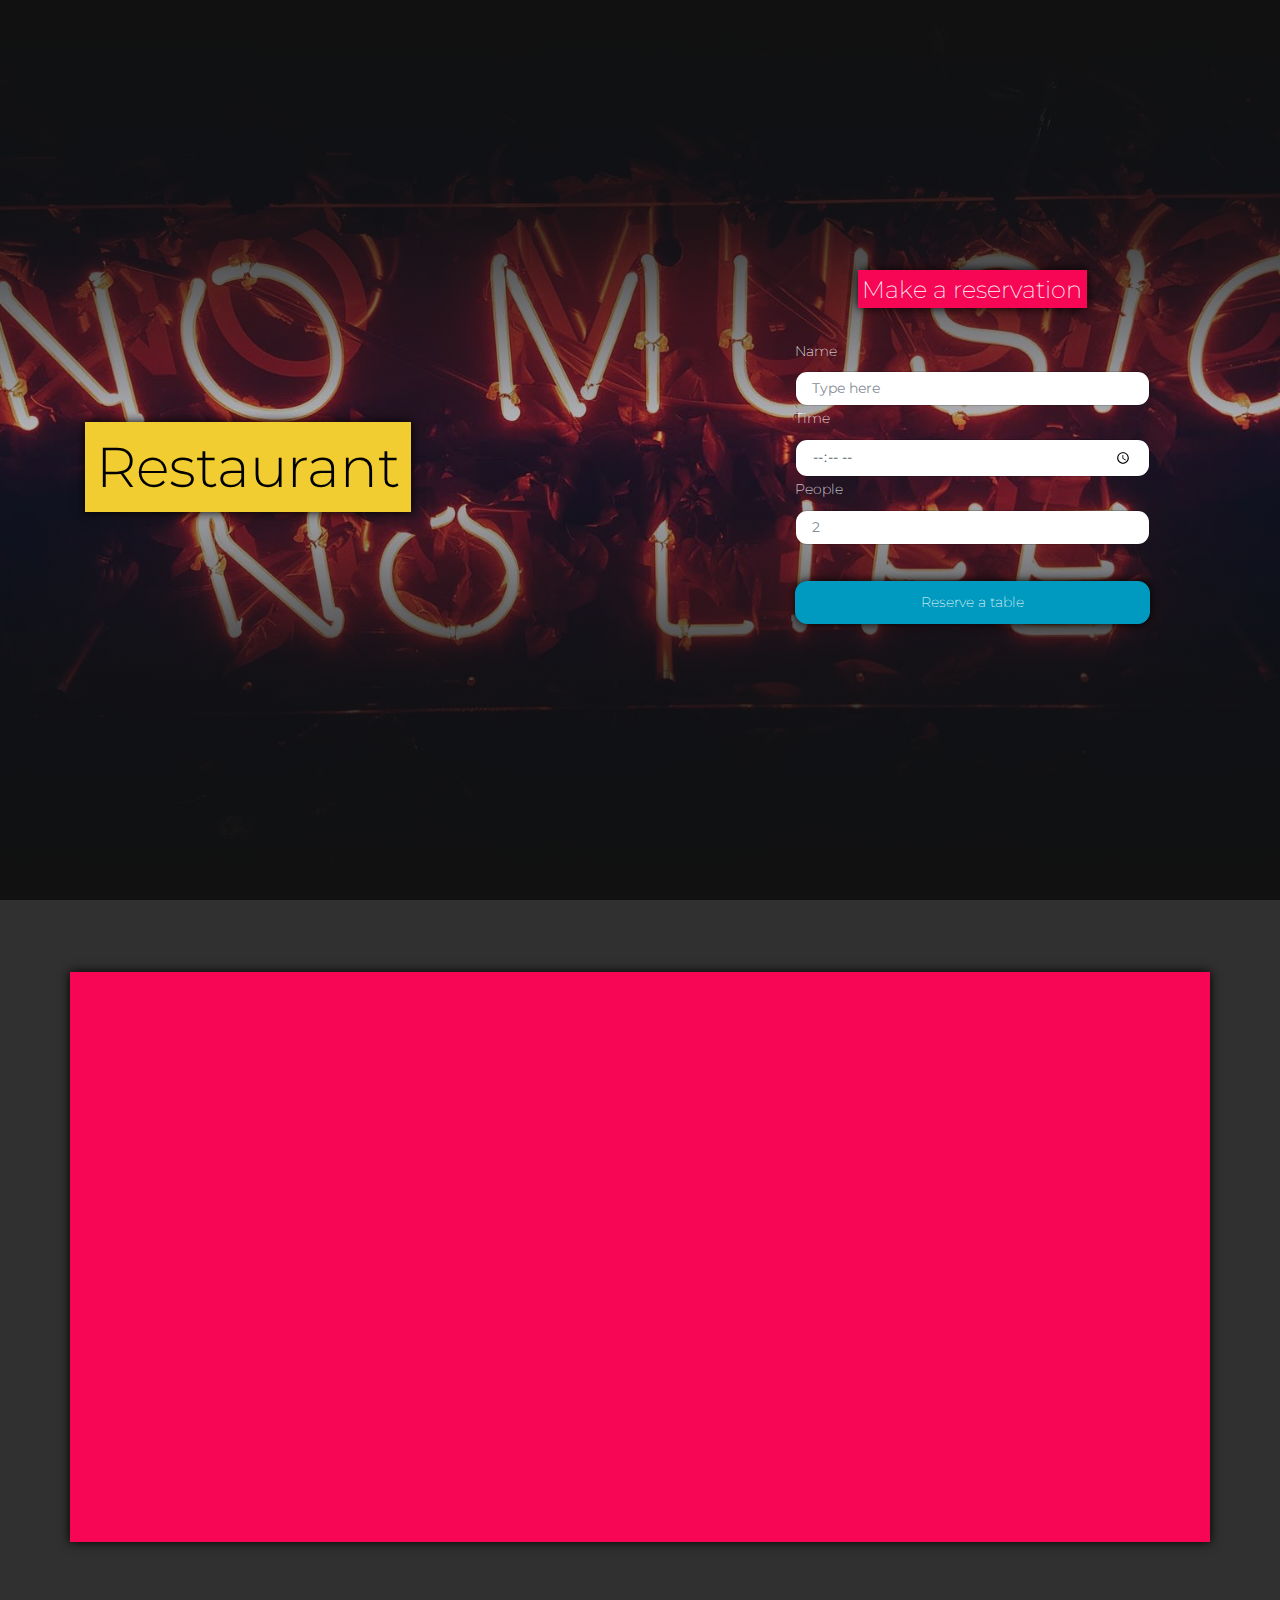
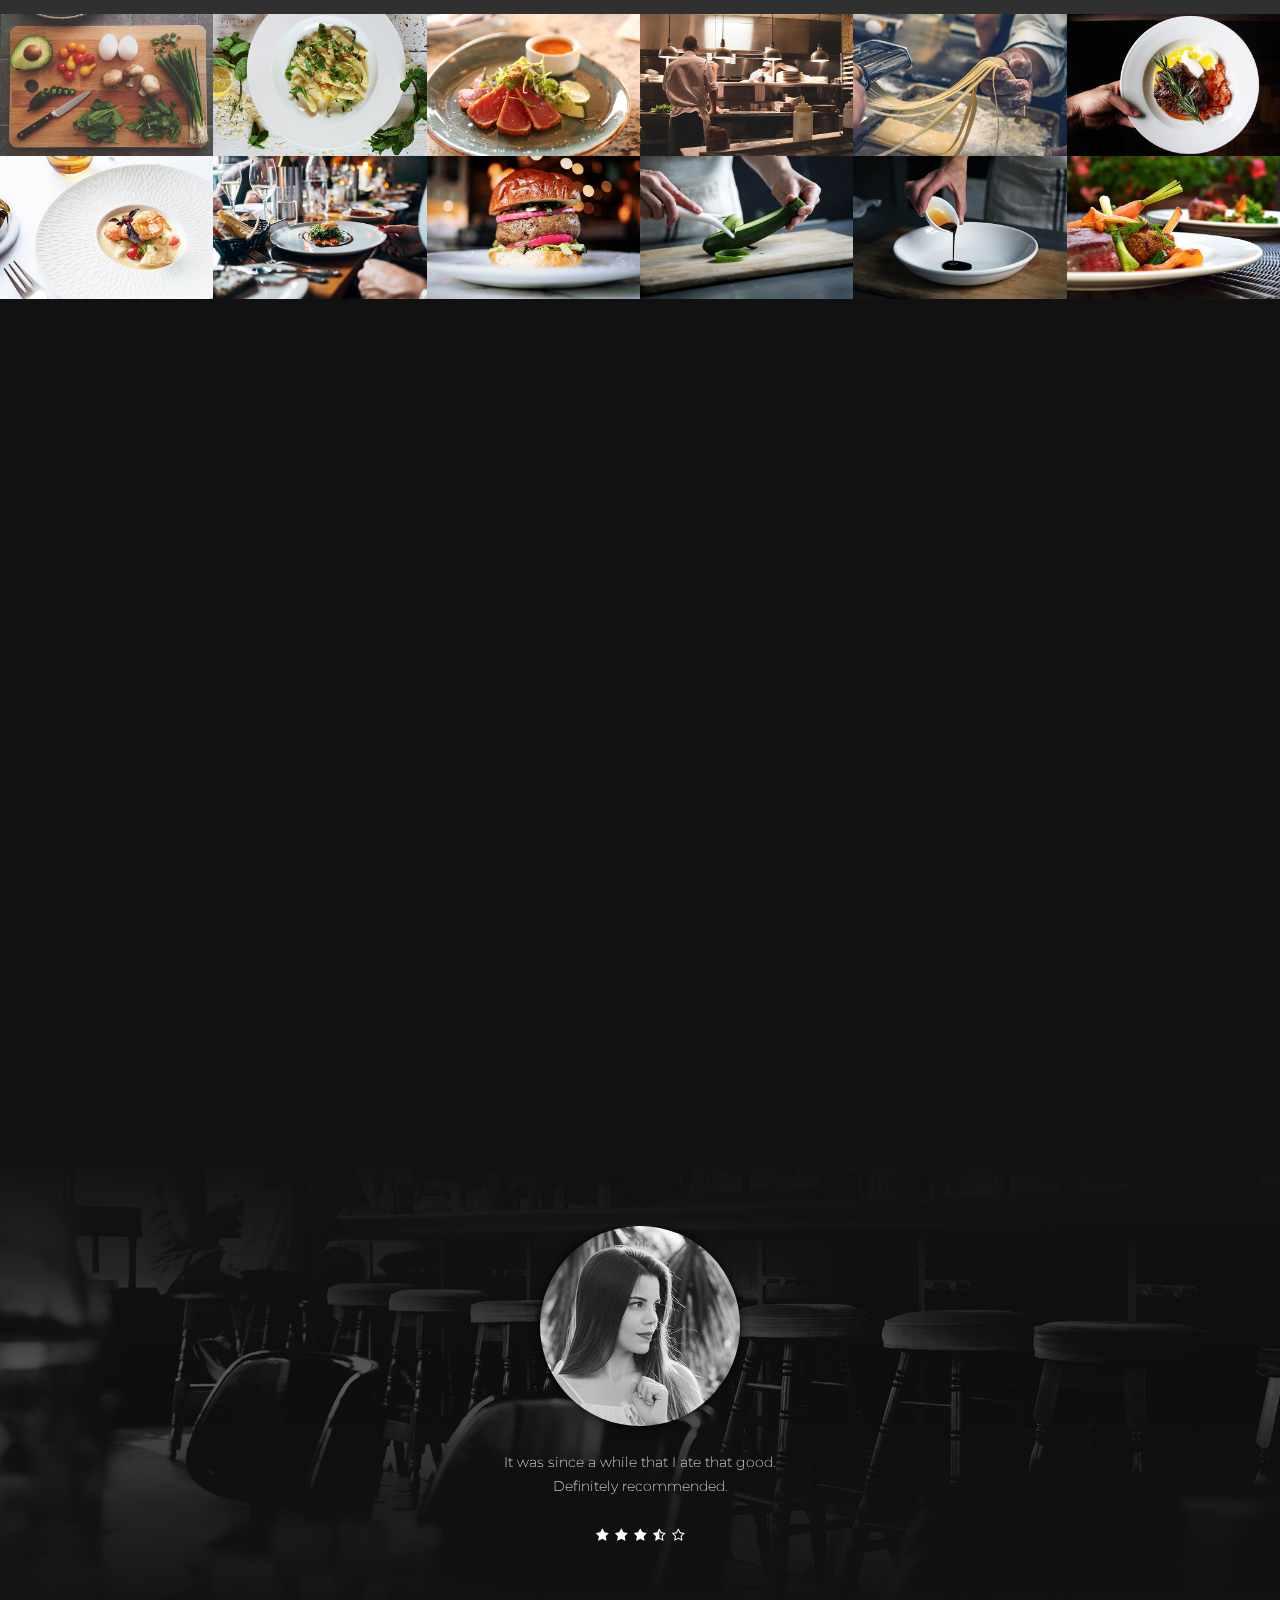
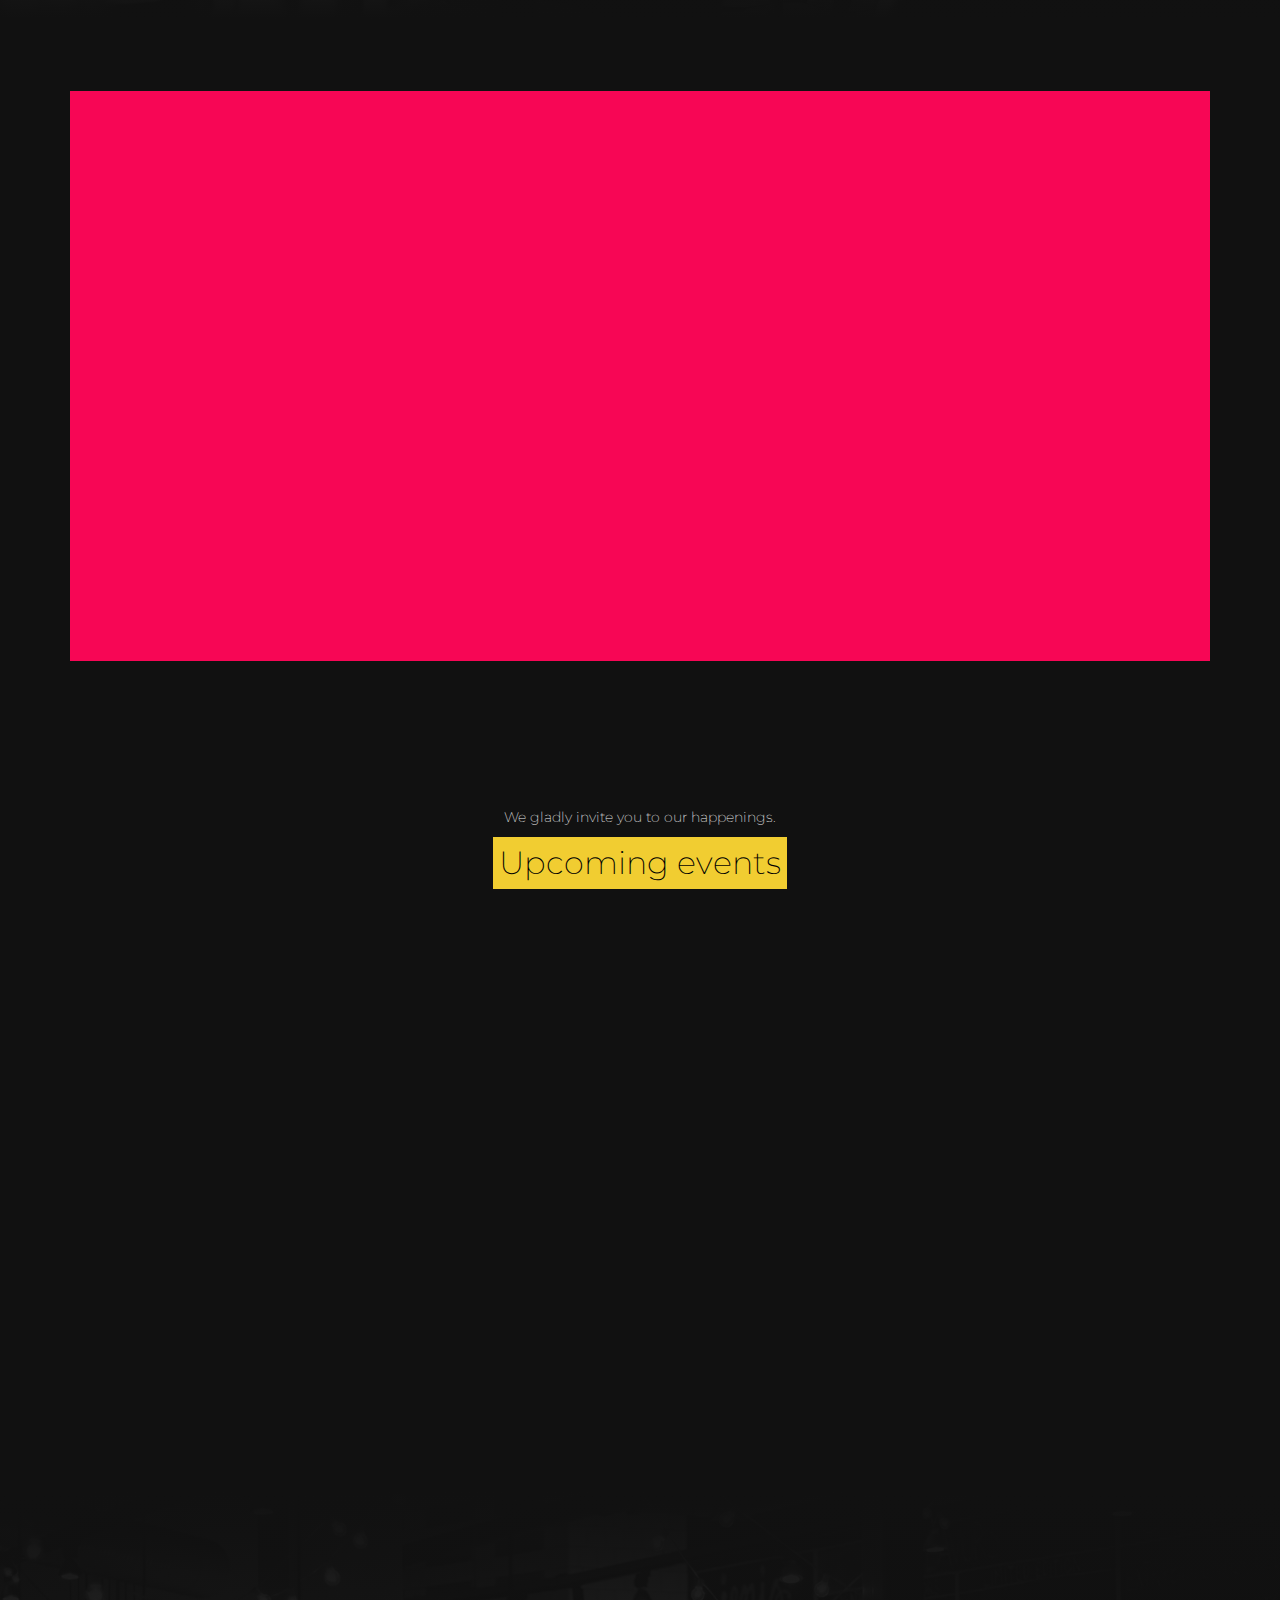
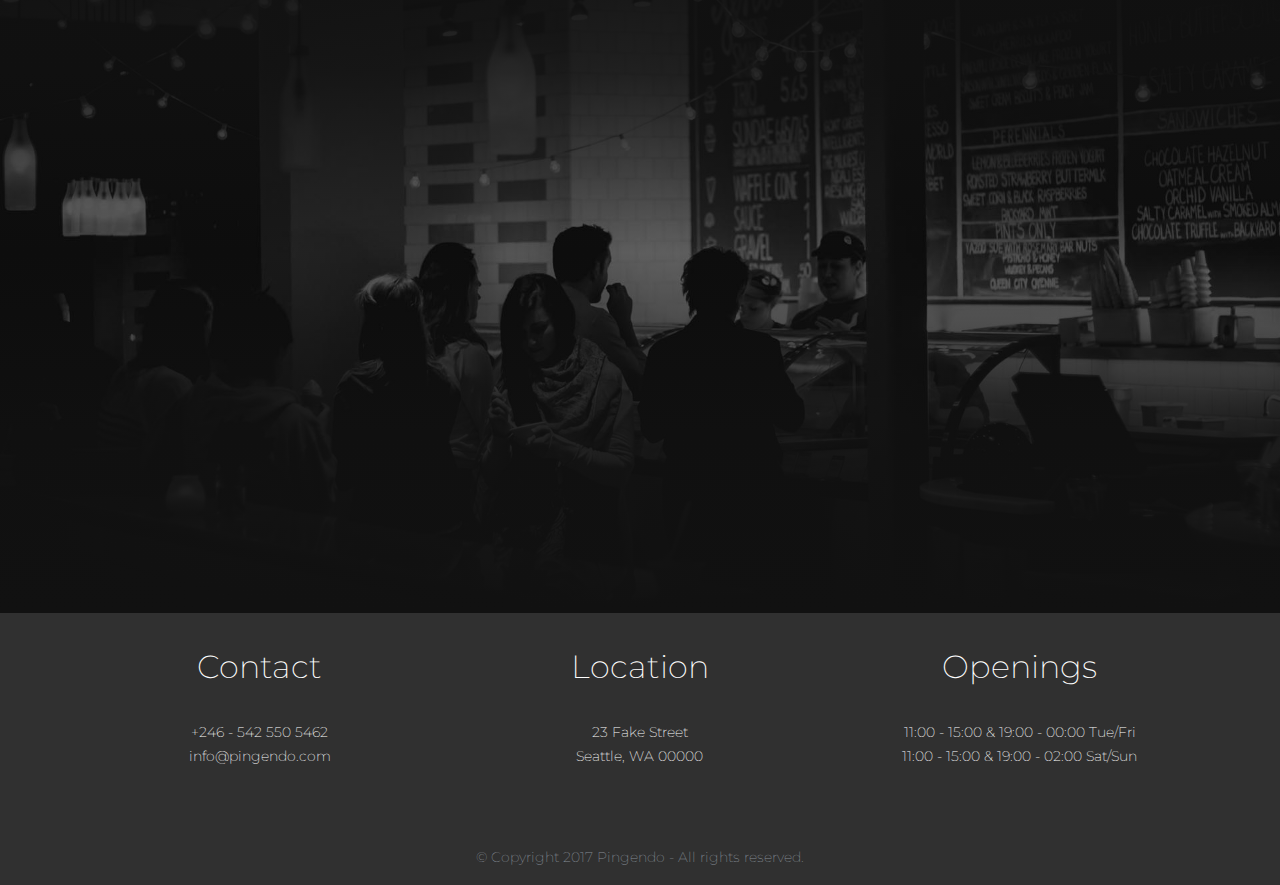
<file: restaurant.html>
<!DOCTYPE html>
<html>

<head>
  <meta charset="utf-8">
  <meta name="viewport" content="width=device-width, initial-scale=1">
  <!-- PAGE settings -->
  <link rel="icon" href="https://templates.pingendo.com/assets/Pingendo_favicon.ico">
  <title>Restaurant Neon - Pingendo template</title>
  <meta name="description" content="Free Bootstrap 4 Pingendo Neon template for restaurant and food">
  <meta name="keywords" content="Pingendo restaurant food neon free template bootstrap 4">
  <!-- CSS dependencies -->
  <link rel="stylesheet" href="https://cdnjs.cloudflare.com/ajax/libs/font-awesome/4.7.0/css/font-awesome.min.css" type="text/css">
  <link rel="stylesheet" href="theme.css" type="text/css">
  <!-- Script: Make my navbar transparent when the document is scrolled to top -->
  <script src="js/navbar-ontop.js"></script>
  <!-- Script: Animated entrance -->
  <script src="js/animate-in.js"></script>
</head>

<body>
  <!-- Navbar -->
  <nav class="navbar navbar-expand-md navbar-dark bg-dark fixed-top">
    <div class="container">
      <button class="navbar-toggler navbar-toggler-right" type="button" data-toggle="collapse" data-target="#navbar3SupportedContent" aria-controls="navbar3SupportedContent" aria-expanded="false" aria-label="Toggle navigation"> <span class="navbar-toggler-icon"></span> </button>
      <div class="collapse navbar-collapse text-center justify-content-center" id="navbar3SupportedContent">
        <ul class="navbar-nav">
          <li class="nav-item mx-3">
            <a class="nav-link text-light" href="#"><b>PINGENDO</b></a>
          </li>
          <li class="nav-item mx-2">
            <a class="nav-link" href="#menu"><b>MENU</b></a>
          </li>
          <li class="nav-item mx-2">
            <a class="nav-link" href="#venue"><b>VENUE</b></a>
          </li>
        </ul>
        <a class="btn navbar-btn btn-secondary mx-2 shadowed" href="#book"><b>BOOK</b></a>
      </div>
    </div>
  </nav>
  
  <!-- Cover -->
  <div class="align-items-center d-flex py-5 cover section-fade-in-out" style="background-image: url(&quot;assets/restaurant/cover_dark.jpg&quot;);">
    <div class="container">
      <div class="row">
        <div class="col-lg-7 align-self-center text-lg-left text-center">
          <h1 class="mb-0 mt-4 display-4"><mark class="primary shadowed">Restaurant</mark></h1>
        </div>
        <div class="col-lg-5 p-3">
          <form class="p-4" method="post" action="https://formspree.io/">
            <h4 class="mb-4 text-center"><mark class="secondary shadowed">Make a reservation</mark></h4>
            <div class="form-group"> <label>Name</label>
              <input class="form-control" placeholder="Type here"> </div>
            <div class="form-group"> <label>Time</label>
              <input type="time" class="form-control" placeholder="13"> </div>
            <div class="form-group"> <label>People</label>
              <input type="number" class="form-control" placeholder="2"> </div>
            <button type="submit" class="btn mt-4 btn-block p-2 btn-info shadowed">Reserve a table</button>
          </form>
        </div>
      </div>
    </div>
  </div>
  
  <!-- Intro -->
  <div class="py-5 bg-dark">
    <div class="container">
      <div class="row bg-secondary shadowed">
        <div class="p-4 col-md-6 bg-primary animate-in-left">
          <p class="m-0">Our story, our future</p>
          <h2 class="mb-3">Michel Comini</h2> <i class="fa d-inline-block fa-star text-white"></i><i class="fa d-inline-block fa-star mx-2 text-white"></i><i class="fa d-inline-block fa-star text-white"></i>
          <p class="my-4">Considered one of the most brilliant chef of our time. Cum sociis natoque penatibus et magnis dis parturient montes, nascetur ridiculus mus. Donec quam felis, ultrices nes, pellentesque eu, pretium quis, sem.</p>
          <img class="img-fluid d-block"
            src="assets/restaurant/signature.png" width="300"> </div>
        <div class="p-0 col-md-6 animate-in-right">
          <img class="img-fluid d-block" src="assets/restaurant/chef_dark.jpg"> </div>
      </div>
    </div>
  </div>
  
  <!-- Gallery -->
  <div class="">
    <div class="container-fluid">
      <div class="row">
        <div class="p-0 col-md-2 col-4">
          <img src="assets/restaurant/food_12_dark.jpg" class="img-fluid"> </div>
        <div class="p-0 col-md-2 col-4">
          <img src="assets/restaurant/food_11_dark.jpg" class="img-fluid"> </div>
        <div class="p-0 col-md-2 col-4">
          <img src="assets/restaurant/food_10_dark.jpg" class="img-fluid"> </div>
        <div class="p-0 col-md-2 col-4">
          <img src="assets/restaurant/food_9_dark.jpg" class="img-fluid"> </div>
        <div class="p-0 col-md-2 col-4">
          <img src="assets/restaurant/food_8_dark.jpg" class="img-fluid"> </div>
        <div class="p-0 col-md-2 col-4">
          <img src="assets/restaurant/food_7_dark.jpg" class="img-fluid"> </div>
        <div class="p-0 col-md-2 col-4">
          <img src="assets/restaurant/food_5_dark.jpg" class="img-fluid"> </div>
        <div class="p-0 col-md-2 col-4">
          <img src="assets/restaurant/food_6_dark.jpg" class="img-fluid"> </div>
        <div class="p-0 col-md-2 col-4">
          <img src="assets/restaurant/food_4_dark.jpg" class="img-fluid"> </div>
        <div class="p-0 col-md-2 col-4">
          <img src="assets/restaurant/food_3_dark.jpg" class="img-fluid"> </div>
        <div class="p-0 col-md-2 col-4">
          <img src="assets/restaurant/food_2_dark.jpg" class="img-fluid"> </div>
        <div class="p-0 col-md-2 col-4">
          <img class="img-fluid" src="assets/restaurant/food_1_dark.jpg"> </div>
      </div>
    </div>
  </div>
  
  <!-- Menu -->
  <div class="py-5 text-center" id="menu">
    <div class="container">
      <div class="row p-4 bg-info shadowed animate-in-down">
        <div class="col-12">
          <h2>Menu</h2>
          <p class="mb-5">Week #26</p>
          <div class="row">
            <div class="col-md-4">
              <h5>From our lands</h5>
              <ul class="list-unstyled">
                <li class="my-4">Fillet of beef carpaccio,
                  <br>raspberries and shaved parmesan
                  <br>[ $12 ]</li>
                <li class="my-4">Rabbit stewed with prune,
                  <br>artichokes and tomato focaccia
                  <br>[ $24 ]</li>
                <li class="my-4">Season vegetables,
                  <br>daily picked from our gardens
                  <br>[ $8 ]</li>
                <li class="my-4">Rhubarb and blood orange crumble
                  <br>served with clotted cream
                  <br>[ $10 ]</li>
              </ul>
            </div>
            <div class="col-md-4">
              <h5>From the sea</h5>
              <ul class="list-unstyled">
                <li class="my-4">Fresh rock oyster &nbsp;
                  <br>with homemade tartare sauce
                  <br>[ $12 ]</li>
                <li class="my-4">Salt and chilli squid&nbsp;
                  <br>with lime mayonnaise
                  <br>[ $15 ]</li>
                <li class="my-4">Beetroot salmon gravadlax&nbsp;
                  <br>with blinis and chive cream
                  <br>[ $30 ]</li>
                <li class="my-4">Claret jelly with Chantilly cream
                  <br>&nbsp;and a shortbread petticoat tail
                  <br>[ $12 ]</li>
              </ul>
            </div>
            <div class="col-md-4">
              <h5>For the youngest</h5>
              <ul class="list-unstyled">
                <li class="my-4">Milan saffron risotto
                  <br>with mint leaves and cherry tomato
                  <br>[ $6 ]</li>
                <li class="my-4">Angus hamburger
                  <br>ketchup and grilled vegetables
                  <br>[ $12 ]</li>
                <li class="my-4">Potato chips
                  <br>proudly grown in our fields
                  <br>[ $7 ]</li>
                <li class="my-4">Ice cream with orange peel,
                  <br>wild berries and daily cream
                  <br>[ $4 ]</li>
              </ul>
            </div>
          </div>
        </div>
      </div>
    </div>
  </div>
  
  <!-- Carousel reviews -->
  <div class="py-5 text-center section-fade-in-out" style="background-image: url(&quot;assets/restaurant/testimonal_background_dark.jpg&quot;);">
    <div class="container">
      <div class="row">
        <div class="col-12">
          <div class="carousel slide" data-ride="carousel" id="carouselArchitecture">
            <div class="carousel-inner" role="listbox">
              <div class="carousel-item">
                <img class="d-block img-fluid rounded-circle mx-auto shadowed" src="assets/restaurant/testimonial_1_dark.jpg" data-holder-rendered="true" width="200">
                <p class="my-3">So good and super staff.
                  <br>Go for the shrimps!.</p> <i class="fa fa-star d-inline"></i><i class="fa fa-star mx-1 d-inline"></i><i class="fa fa-star d-inline"></i><i class="fa fa-star mx-1 d-inline"></i><i class="fa fa-star-o d-inline"></i> </div>
              <div class="carousel-item">
                <img class="d-block img-fluid rounded-circle mx-auto shadowed" src="assets/restaurant/testimonial_2_dark.jpg" data-holder-rendered="true" width="200">
                <p class="my-3">Super enthusiastic about the place and the food.
                  <br>They play live music every now and then, which makes the atmosphere ever cooler.</p> <i class="fa fa-star d-inline"></i><i class="fa fa-star mx-1 d-inline"></i><i class="fa fa-star d-inline"></i><i class="fa fa-star mx-1 d-inline"></i>                <i class="fa fa-star d-inline"></i> </div>
              <div class="carousel-item active">
                <img class="d-block img-fluid rounded-circle mx-auto shadowed" src="assets/restaurant/testimonial_3_dark.jpg" data-holder-rendered="true" width="200">
                <p class="my-3">It was since a while that I ate that good.
                  <br>Definitely recommended.</p> <i class="fa fa-star d-inline"></i><i class="fa fa-star mx-1 d-inline"></i><i class="fa fa-star d-inline"></i><i class="fa fa-star-half-o mx-1 d-inline"></i><i class="fa fa-star-o d-inline"></i> </div>
            </div>
          </div>
        </div>
      </div>
    </div>
  </div>
  
  <!-- Carousel venue -->
  <div class="py-5" id="venue">
    <div class="container">
      <div class="row bg-secondary">
        <div class="p-4 col-md-6 align-self-center animate-in-left">
          <p class="m-0 text-white">Feel comfortable, like home</p>
          <h2>Discover the venue</h2>
          <p class="my-4">Design and architecture go together with good food. Cum sociis natoque penatibus et magnis dis parturient montes, nascetur ridiculus mus. Donec quam felis, ultricies nec, pellentesque eu, pretium quis, sem.</p>
          <a href="#" class="mb-3 p-2 btn btn-dark">View the gallery</a>
        </div>
        <div class="p-0 col-md-6 animate-in-right">
          <div class="carousel slide" data-ride="carousel" id="carousel1">
            <div class="carousel-inner" role="listbox">
              <div class="carousel-item active">
                <img class="d-block img-fluid w-100" src="assets/restaurant/venue_1_dark.jpg" atl="first slide">
                <div class="carousel-caption">
                  <h3>Dining room</h3>
                  <p>Good architecture, better food</p>
                </div>
              </div>
              <div class="carousel-item">
                <img class="d-block img-fluid w-100" src="assets/restaurant/venue_3_dark.jpg" data-holder-rendered="true">
                <div class="carousel-caption">
                  <h3>Bar</h3>
                  <p>Enjoy our long drink selection</p>
                </div>
              </div>
              <div class="carousel-item">
                <img class="d-block img-fluid w-100" src="assets/restaurant/venue_2_dark.jpg" data-holder-rendered="true">
                <div class="carousel-caption">
                  <h3>Show cooking</h3>
                  <p>Tastes better</p>
                </div>
              </div>
              <div class="carousel-item">
                <img class="d-block img-fluid w-100" src="assets/restaurant/venue_4_dark.jpg" data-holder-rendered="true">
                <div class="carousel-caption">
                  <h3>Relax area</h3>
                  <p>Take the time to chill</p>
                </div>
              </div>
            </div>
            <a class="carousel-control-prev" href="#carousel1" role="button" data-slide="prev"> <span class="carousel-control-prev-icon" aria-hidden="true"></span> <span class="sr-only">Previous</span> </a>
            <a class="carousel-control-next" href="#carousel1" role="button" data-slide="next"> <span class="carousel-control-next-icon" aria-hidden="true"></span> <span class="sr-only">Next</span> </a>
          </div>
        </div>
      </div>
    </div>
  </div>
  
  <!-- Events -->
  <div class="py-5">
    <div class="container">
      <div class="row">
        <div class="col-12 text-center">
          <p class="">We gladly invite you to our happenings.</p>
          <h2 class="mb-4 text-primary"><mark class="primary">Upcoming events</mark></h2>
          <div class="row">
            <div class="col-md-4 p-3 animate-in-left">
              <img class="img-fluid d-block mb-3" src="assets/restaurant/event_1_dark.jpg">
              <p class="lead text-muted mb-1">26th July, 2017</p>
              <h5 class="text-primary"><b>Oyster &amp; champagne night</b></h5>
              <p class="mb-3">Lorem ipsum dolor sit amet, consectetur adipiscing elit, sed do eiusmod tempor incididunt ut labore.</p>
              <a href="#" class="btn btn-outline-primary"><b class="">Book now!</b></a>
            </div>
            <div class="col-md-4 p-3 animate-in-down">
              <img class="img-fluid d-block mb-3" src="assets/restaurant/event_2_dark.jpg">
              <p class="lead text-muted mb-1">30th August, 2017</p>
              <h5 class="text-primary"><b>Nina Krichko Acoustic Live</b></h5>
              <p class="mb-3">Lorem ipsum dolor sit amet, consectetur adipiscing elit, sed do eiusmod tempor incididunt.</p>
              <a href="#" class="btn btn-outline-primary"><b class="">Go to event</b></a>
            </div>
            <div class="col-md-4 p-3 animate-in-right">
              <img class="img-fluid d-block mb-3" src="assets/restaurant/event_3_dark.jpg">
              <p class="lead text-muted mb-1">1st October, 2017 </p>
              <h5 class="text-primary"><b>Infusion tasting &nbsp;</b></h5>
              <p class="mb-3">Lorem ipsum dolor sit amet, consectetur adipiscing elit, sed do eiusmod tempor incididunt ut labore et dolore magna.</p>
              <a href="#" class="btn btn-outline-primary"><b class="">Read more</b></a>
            </div>
          </div>
        </div>
      </div>
    </div>
  </div>
  
  <!-- Book section -->
  <div class="py-5 section-fade-in-out" id="book" style="background-image: url(&quot;assets/restaurant/makereservation_dark.jpg&quot;);">
    <div class="container">
      <div class="row animate-in-down">
        <div class="col-lg-6 mx-auto p-3">
          <form class="p-4 bg-primary shadowed" method="post" action="https://formspree.io/">
            <h4 class="mb-4 text-center"><mark class="secondary">Make a reservation</mark></h4>
            <p class="my-4">Book your table in advance. No cue, no waiting lists. Pre-order your favourite dish or suggest new recipes to our chefs. We will do all our best for complying to your requests</p>
            <div class="form-group"> <label>Name</label>
              <input class="form-control" placeholder="Type here"> </div>
            <div class="form-group"> <label>Time</label>
              <input type="time" class="form-control" placeholder="13"> </div>
            <div class="form-group"> <label>People</label>
              <input type="number" class="form-control" placeholder="2"> </div>
            <button type="submit" class="btn mt-4 btn-block p-2 btn-dark"><b>Reserve a table</b></button>
          </form>
        </div>
      </div>
    </div>
  </div>
  
  <!-- Footer -->
  <div class="text-center bg-dark">
    <div class="container">
      <div class="row">
        <div class="col-md-4 p-4">
          <h2 class="mb-4">Contact</h2>
          <p class="m-0">
            <a href="tel:+246 - 542 550 5462" class="text-white">+246 - 542 550 5462</a>
          </p>
          <p>
            <a href="mailto:info@pingendo.com" class="text-white">info@pingendo.com</a>
          </p>
        </div>
        <div class="col-md-4 p-4">
          <h2 class="mb-4">Location</h2>
          <p>
            <a href="https://www.google.it/maps" target="blank" class="text-white">23 Fake Street
              <br>Seattle, WA 00000</a>
          </p>
        </div>
        <div class="col-md-4 p-4">
          <h2 class="mb-4">Openings</h2>
          <p>11:00 - 15:00 &amp; 19:00 - 00:00 Tue/Fri
            <br>11:00 - 15:00 &amp; 19:00 - 02:00 Sat/Sun</p>
        </div>
      </div>
      <div class="row">
        <div class="col-12 mt-3">
          <p class="text-muted">© Copyright 2017 Pingendo - All rights reserved. </p>
        </div>
      </div>
    </div>
  </div>
  
  <!-- JavaScript dependencies -->
  <script src="https://code.jquery.com/jquery-3.2.1.min.js" integrity="sha256-hwg4gsxgFZhOsEEamdOYGBf13FyQuiTwlAQgxVSNgt4=" crossorigin="anonymous"></script>
  <script src="https://cdnjs.cloudflare.com/ajax/libs/popper.js/1.11.0/umd/popper.min.js" integrity="sha384-b/U6ypiBEHpOf/4+1nzFpr53nxSS+GLCkfwBdFNTxtclqqenISfwAzpKaMNFNmj4" crossorigin="anonymous"></script>
  <script src="https://maxcdn.bootstrapcdn.com/bootstrap/4.0.0-beta/js/bootstrap.min.js" crossorigin="anonymous" integrity="sha384-h0AbiXch4ZDo7tp9hKZ4TsHbi047NrKGLO3SEJAg45jXxnGIfYzk4Si90RDIqNm1"></script>
  <!-- Script: Smooth scrolling between anchors in the same page -->
  <script src="js/smooth-scroll.js"></script>
</body>

</html>
</file>
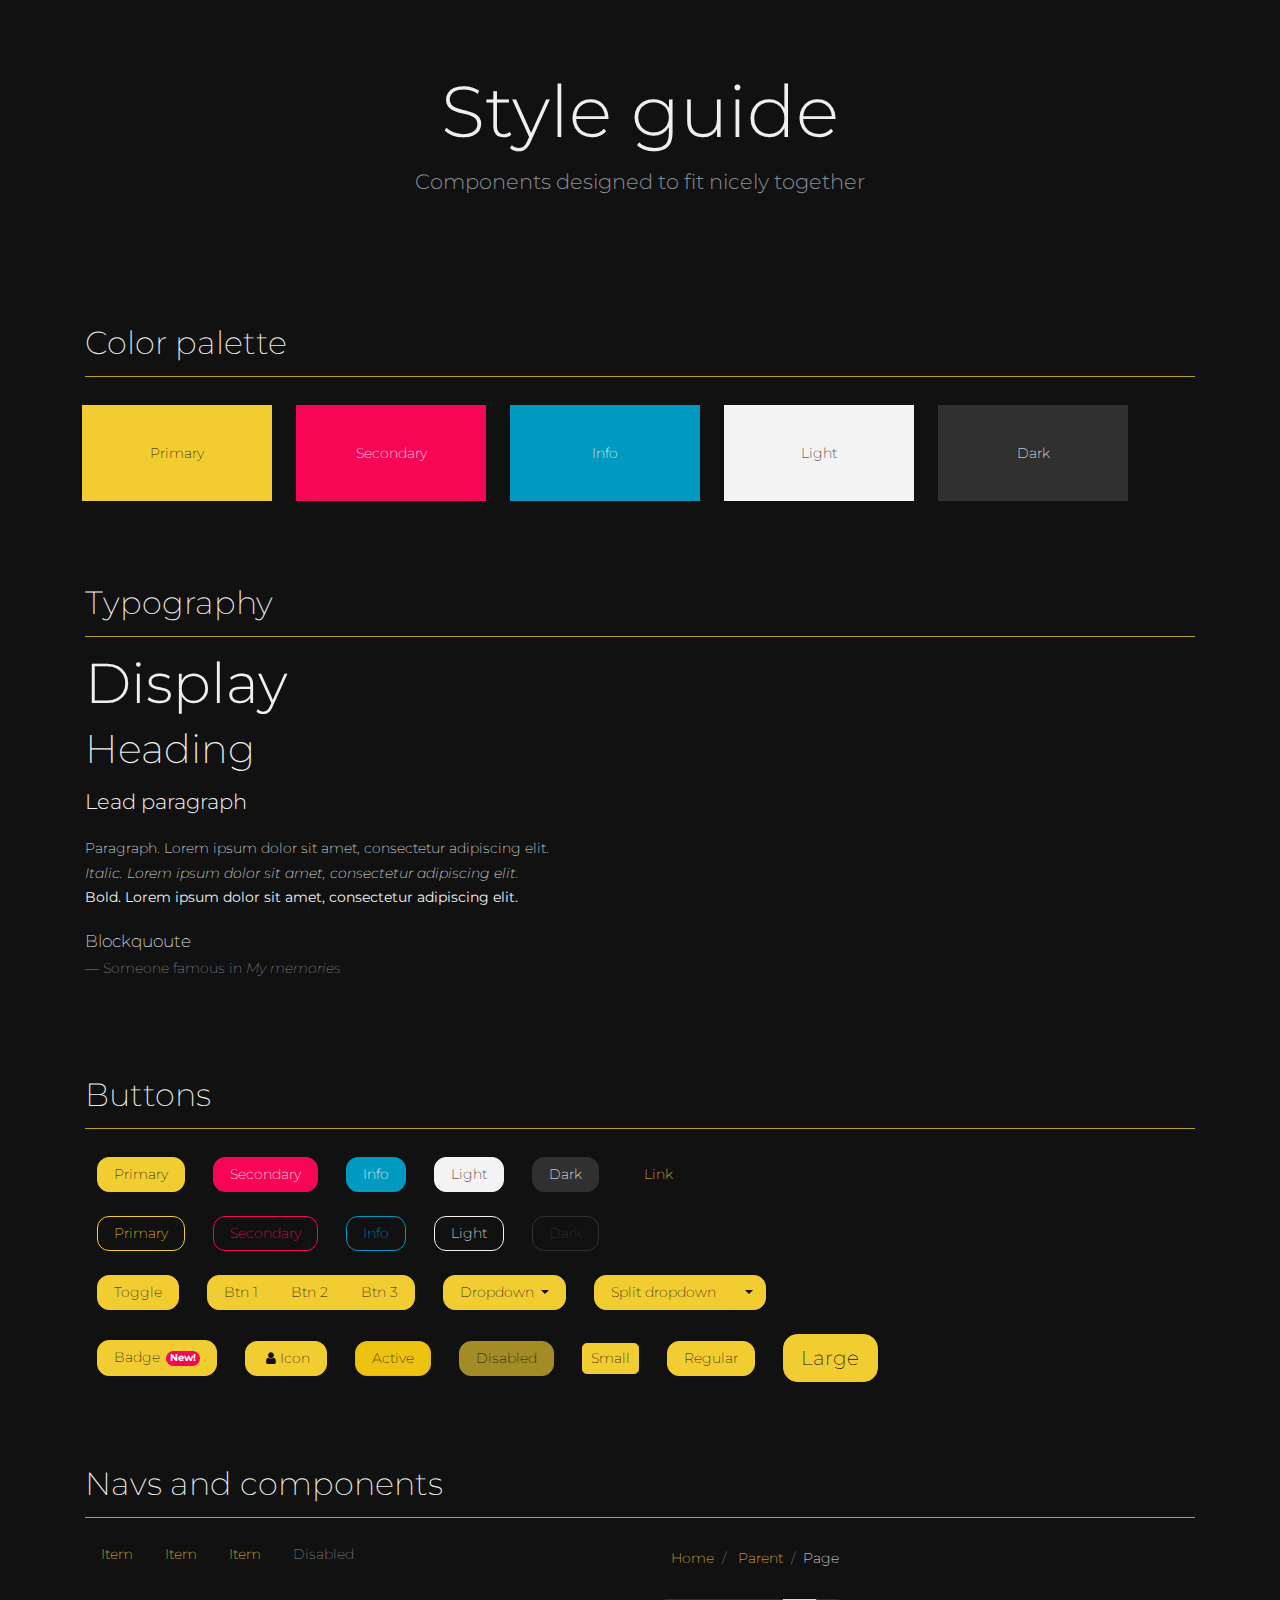
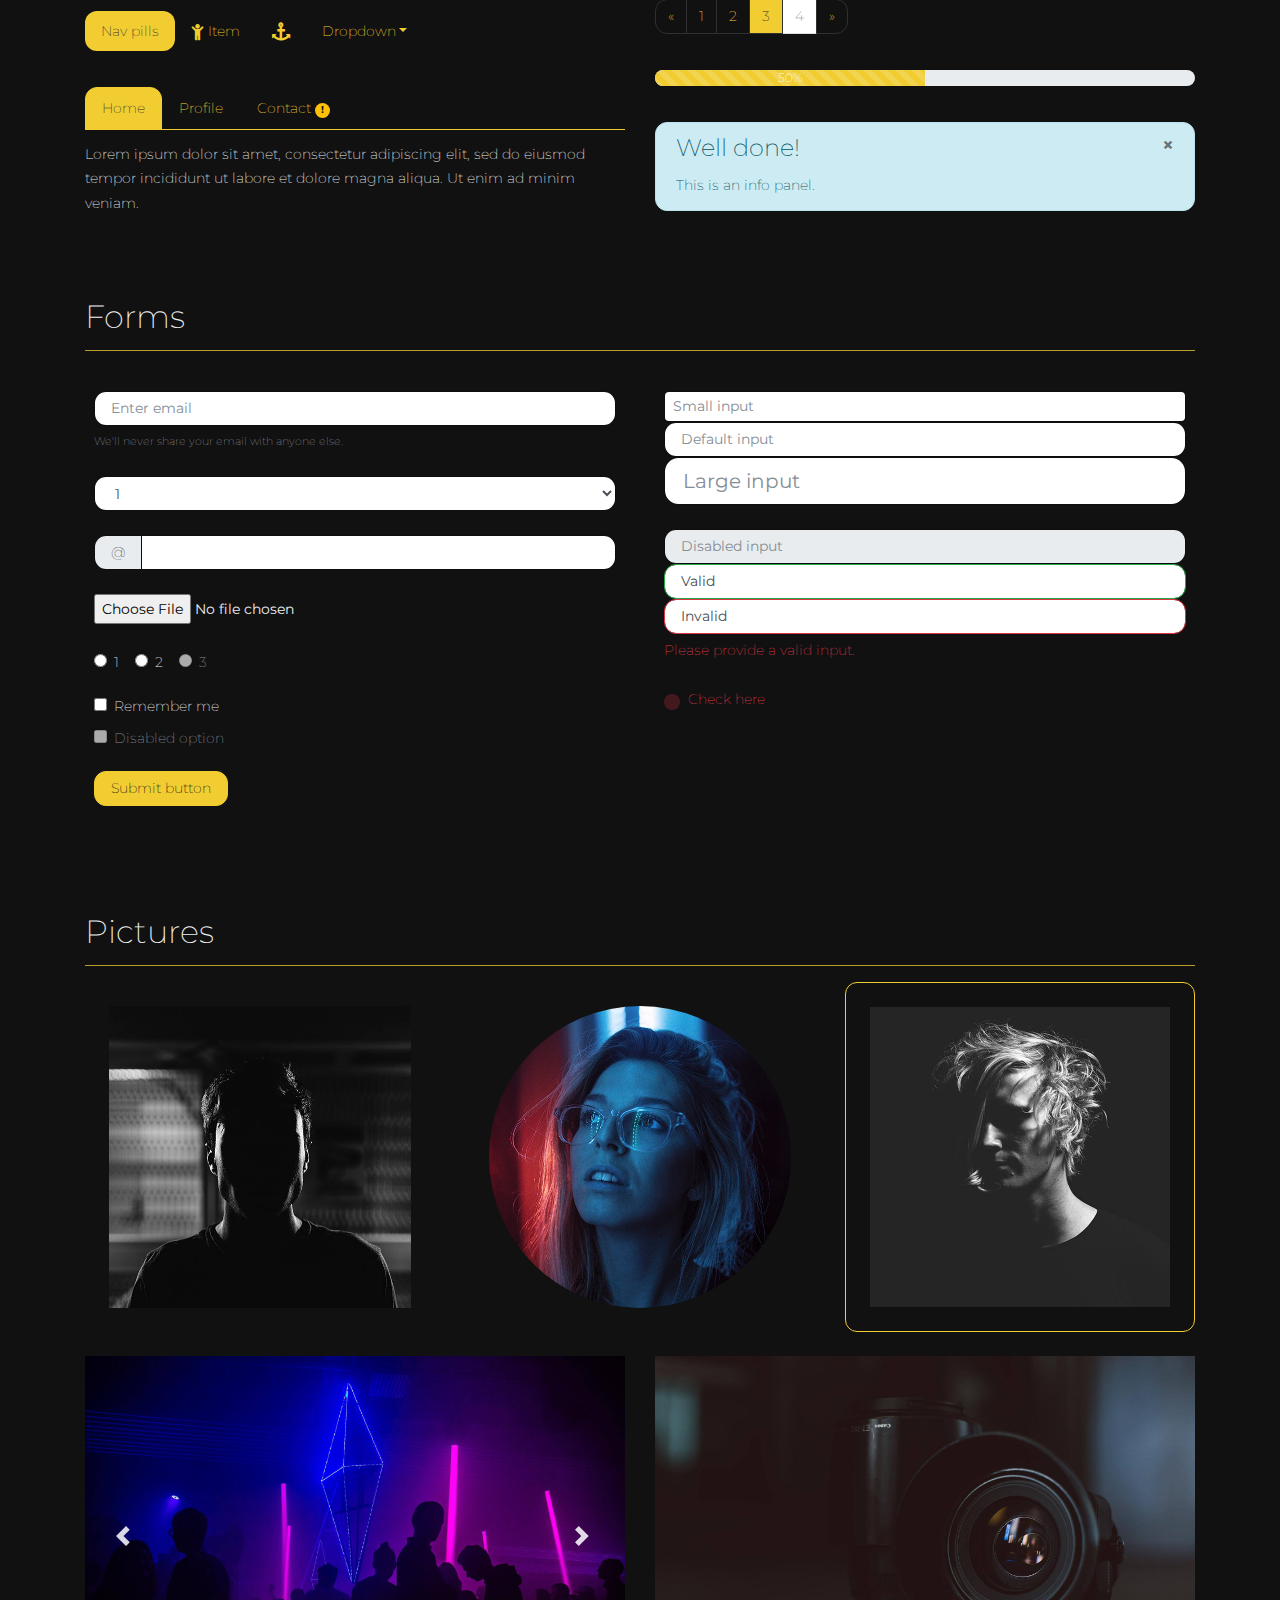
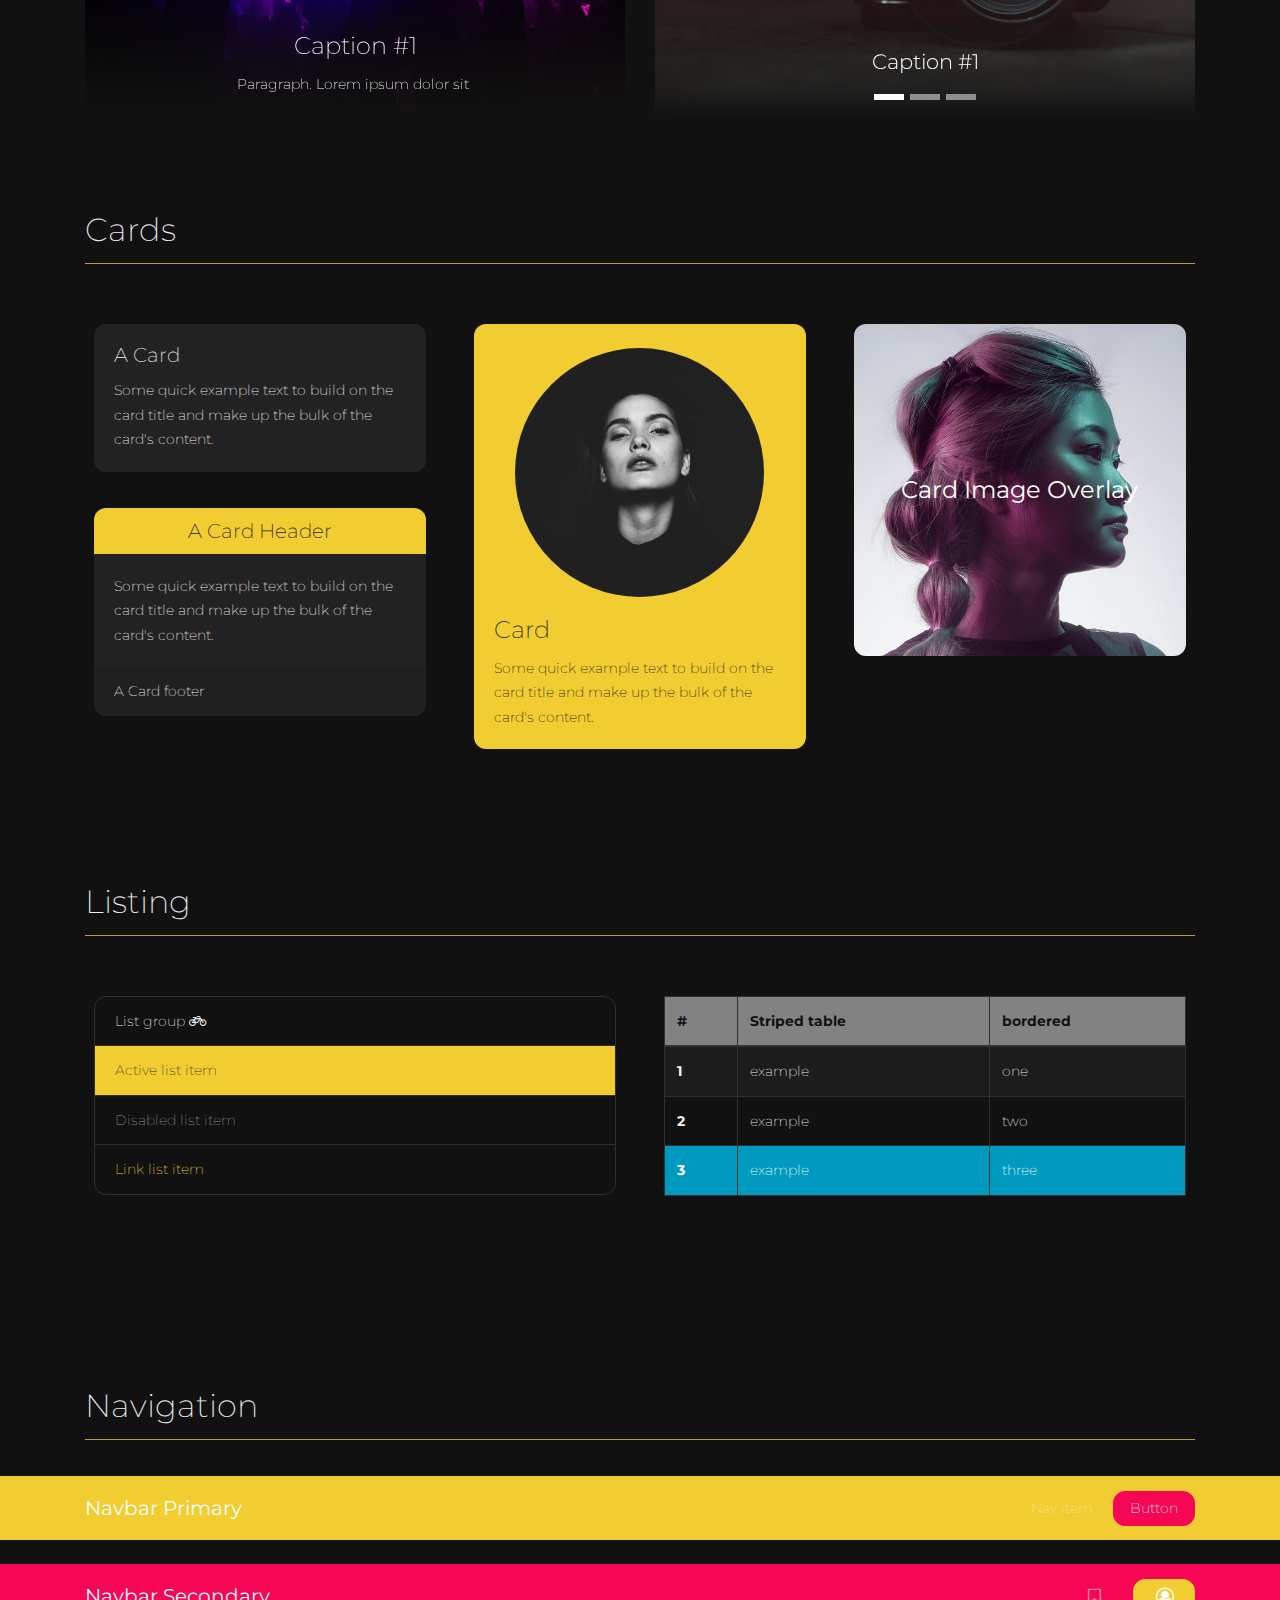
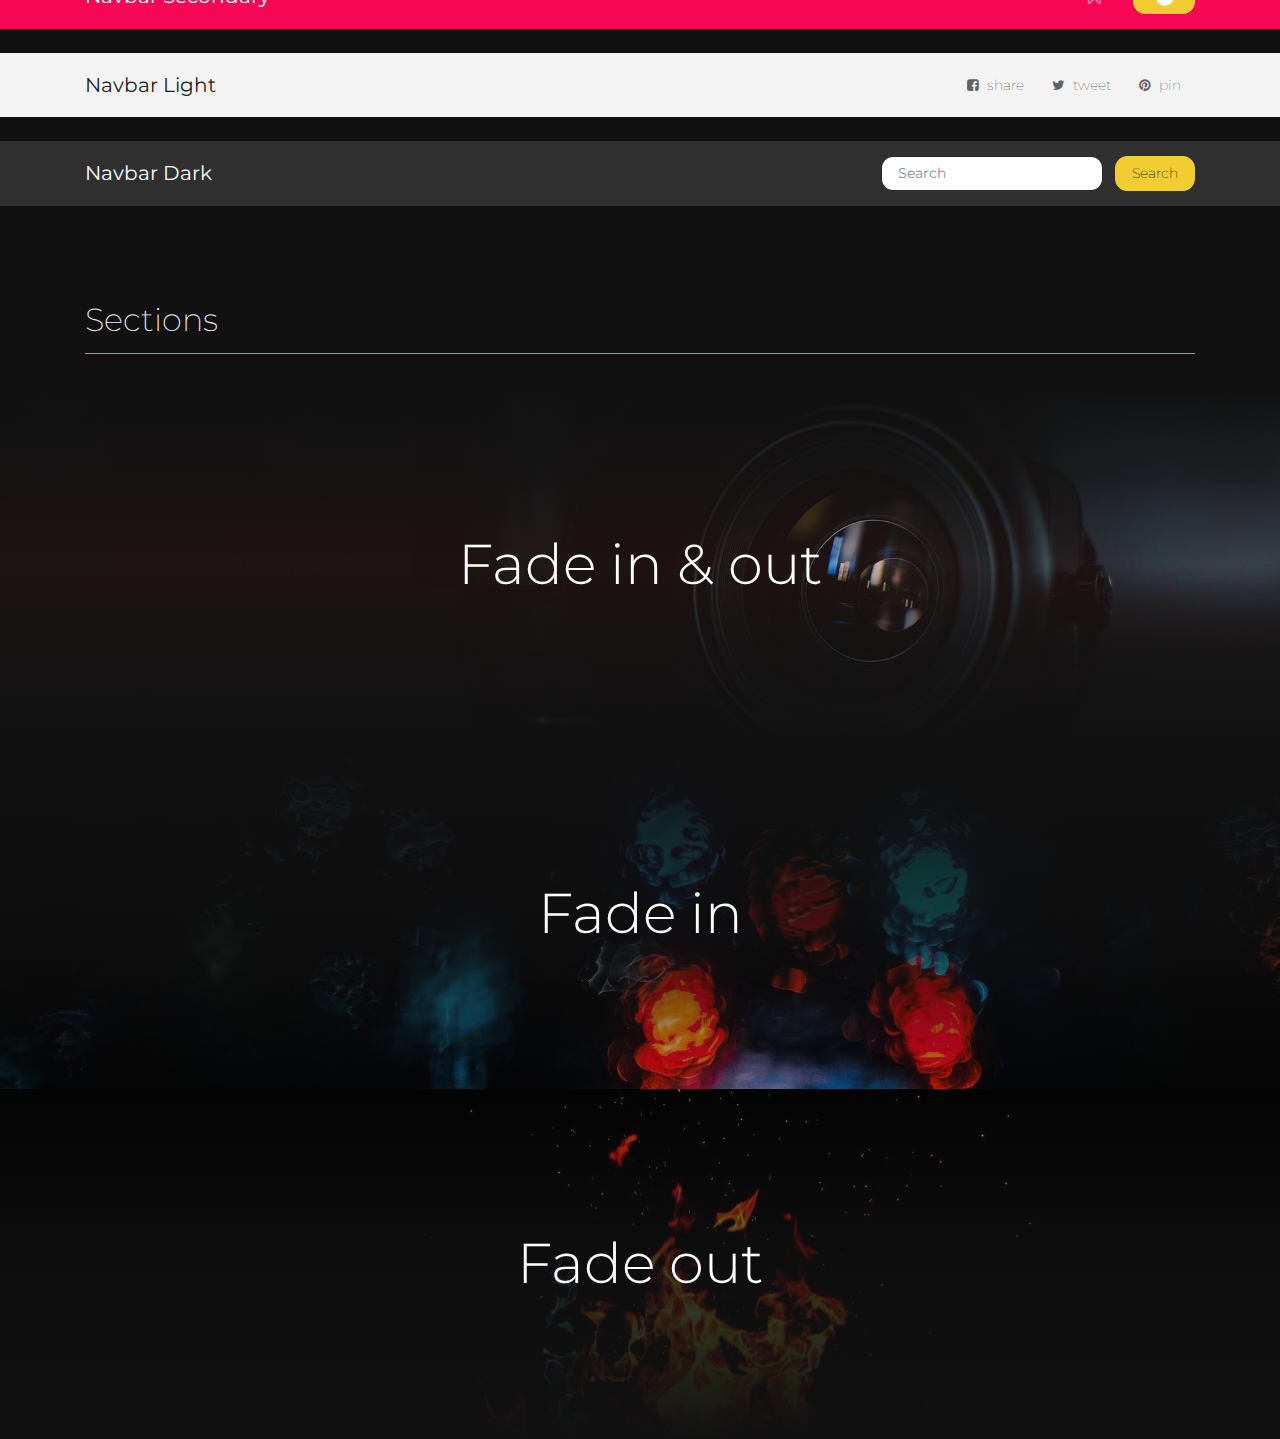
<file: styleguide.html>
<!DOCTYPE html><html><head>
  <meta charset="utf-8">
  <meta name="viewport" content="width=device-width, initial-scale=1">
  <!-- PAGE settings -->
  <link rel="icon" href="https://templates.pingendo.com/assets/Pingendo_favicon.ico">
  <title>Styleguide</title>  
  <meta name="author" content="Pingendo">
  <!-- CSS dependencies -->
  <link rel="stylesheet" href="https://cdnjs.cloudflare.com/ajax/libs/font-awesome/4.7.0/css/font-awesome.min.css" type="text/css">
  <link rel="stylesheet" href="theme.css" type="text/css"> </head>

<body>
  <div class="py-5 text-center">
    <div class="container">
      <div class="row">
        <div class="col-12">
          <h1 class="display-3">Style guide</h1>
          <p class="lead text-muted">Components designed to fit nicely together </p>
        </div>
      </div>
    </div>
  </div>
  <div class="py-4">
    <div class="container">
      <div class="row">
        <div class="col-12">
          <h2>Color palette</h2>
          <hr>
          <div class="row text-center">
            <div class="col-md-2 bg-primary m-2">
              <p class="m-0 p-4">Primary</p>
            </div>
            <div class="col-md-2 bg-secondary m-2">
              <p class="m-0 p-4">Secondary</p>
            </div>
            <div class="col-md-2 bg-info m-2">
              <p class="m-0 p-4">Info</p>
            </div>
            <div class="col-md-2 bg-light m-2">
              <p class="m-0 p-4">Light</p>
            </div>
            <div class="col-md-2 bg-dark m-2">
              <p class="m-0 p-4">Dark</p>
            </div>
          </div>
        </div>
      </div>
    </div>
  </div>
  <div class="py-4">
    <div class="container">
      <div class="row">
        <div class="col-12">
          <h2>Typography</h2>
          <hr>
          <h1 class="display-4"> Display </h1>
          <h1>Heading</h1>
          <p class="lead">Lead paragraph </p>
          <p>Paragraph. Lorem ipsum dolor sit amet, consectetur adipiscing elit.
            <br><i>Italic. Lorem ipsum dolor sit amet, consectetur adipiscing elit.</i>
            <br><b>Bold. Lorem ipsum dolor sit amet, consectetur adipiscing elit.</b></p>
          <div class="blockquote">
            <p class="mb-0">Blockquoute</p>
            <div class="blockquote-footer">Someone famous in <cite>My memories</cite></div>
          </div>
        </div>
      </div>
    </div>
  </div>
  <div class="py-4">
    <div class="container">
      <div class="row">
        <div class="col-12">
          <h2>Buttons</h2>
          <hr> </div>
      </div>
      <div class="row">
        <div class="col-12">
          <a class="btn btn-primary m-2" href="#">Primary</a>
          <a class="btn btn-secondary m-2" href="#">Secondary</a>
          <a class="btn btn-info m-2" href="#">Info</a>
          <a class="btn btn-light m-2" href="#">Light</a>
          <a class="btn btn-dark m-2" href="#">Dark</a>
          <a class="btn btn-link m-2" href="#">Link</a>
        </div>
      </div>
      <div class="row">
        <div class="col-12">
          <a class="btn btn-outline-primary m-2" href="#">Primary</a>
          <a class="btn btn-outline-secondary m-2" href="#">Secondary</a>
          <a class="btn btn-outline-info m-2" href="#">Info</a>
          <a class="btn btn-outline-light m-2" href="#">Light</a>
          <a class="btn btn-outline-dark m-2" href="#">Dark</a>
        </div>
      </div>
      <div class="row">
        <div class="col-12">
          <a class="btn btn-primary m-2" href="" data-toggle="button" aria-pressed="false" autocomplete="off">Toggle</a>
          <div class="btn-group m-2">
            <a href="#" class="btn btn-primary">Btn 1</a>
            <a href="#" class="btn btn-primary">Btn 2</a>
            <a href="#" class="btn btn-primary">Btn 3</a>
          </div>
          <div class="btn-group m-2">
            <button class="btn btn-primary dropdown-toggle" data-toggle="dropdown">Dropdown </button>
            <div class="dropdown-menu">
              <h6 class="dropdown-header">Dropdown header</h6>
              <a class="dropdown-item" href="#">Option 1</a>
              <a class="dropdown-item" href="#">Option 2</a>
              <a class="dropdown-item disabled" href="#">Disabled option</a>
              <div class="dropdown-divider"></div>
              <a class="dropdown-item" href="#">Separated link</a>
            </div>
          </div>
          <div class="btn-group m-2">
            <button type="button" class="btn btn-primary" href="#">Split dropdown</button>
            <button type="button" class="btn dropdown-toggle dropdown-toggle-split btn-primary" data-toggle="dropdown" aria-expanded="false" aria-haspopup="true"></button>
            <div class="dropdown-menu">
              <a class="dropdown-item" href="#">Action</a>
              <a class="dropdown-item" href="#">Another action</a>
              <a class="dropdown-item" href="#">Something else here</a>
              <div class="dropdown-divider"></div>
              <a class="dropdown-item" href="#">Separated link</a>
            </div>
          </div>
        </div>
      </div>
      <div class="row">
        <div class="col-12">
          <a class="btn btn-primary m-2" href="">Badge<span class="badge badge-secondary ml-1">New!</span></a>
          <a class="btn btn-primary m-2" href="#"><i class="fa fa-user fa-fw"></i>Icon</a>
          <a class="btn active btn-primary m-2" href="">Active</a>
          <a class="btn disabled btn-primary m-2" href="">Disabled</a>
          <a class="btn btn-sm btn-primary m-2" href="">Small</a>
          <a class="btn btn-primary m-2" href="">Regular</a>
          <a class="btn btn-lg btn-primary m-2" href="">Large</a>
        </div>
      </div>
    </div>
  </div>
  <div class="py-4">
    <div class="container">
      <div class="row">
        <div class="col-12">
          <h2>Navs and components</h2>
          <hr> </div>
      </div>
      <div class="row">
        <div class="col-md-6">
          <ul class="nav">
            <li class="nav-item">
              <a class="nav-link" href="#">Item</a>
            </li>
            <li class="nav-item">
              <a class="nav-link" href="#">Item</a>
            </li>
            <li class="nav-item">
              <a href="#" class="nav-link">Item</a>
            </li>
            <li class="nav-item">
              <a class="nav-link disabled" href="#">Disabled</a>
            </li>
          </ul>
          <ul class="nav nav-pills my-4">
            <li class="nav-item">
              <a href="#" class="nav-link active">Nav pills</a>
            </li>
            <li class="nav-item">
              <a class="nav-link" href="#"><i class="fa fa-lg fa-child"></i> Item</a>
            </li>
            <li class="nav-item">
              <a class="nav-link" href="#"><i class="fa fa-lg fa-anchor mt-1"></i></a>
            </li>
            <li class="nav-item dropdown">
              <a class="nav-link dropdown-toggle" data-toggle="dropdown" href="#" role="button" aria-haspopup="true" aria-expanded="false">Dropdown</a>
              <div class="dropdown-menu">
                <a class="dropdown-item" href="#">Option 1</a>
                <a class="dropdown-item" href="#">Option 2</a>
                <div class="dropdown-divider"></div>
                <a class="dropdown-item" href="#">Separated link</a>
              </div>
            </li>
          </ul>
          <ul class="nav nav-tabs">
            <li class="nav-item">
              <a href="#home" class="nav-link active" aria-controls="home" aria-selected="true" data-toggle="tab" id="home-tab" role="tab">Home</a>
            </li>
            <li class="nav-item">
              <a class="nav-link" href="#profile" aria-controls="profile" aria-selected="false" data-toggle="tab" id="profile-tab" role="tab">Profile</a>
            </li>
            <li class="nav-item">
              <a href="#contact" class="nav-link" aria-controls="contact" aria-selected="false" data-toggle="tab" id="contact-tab" role="tab">Contact <span class="badge badge-pill badge-warning">!</span></a>
            </li>
          </ul>
          <div class="tab-content my-2" id="myTabContent">
            <div class="tab-pane fade show active" id="home" role="tabpanel" aria-labelledby="home-tab">Lorem ipsum dolor sit amet, consectetur adipiscing elit, sed do eiusmod tempor incididunt ut labore et dolore magna aliqua. Ut enim ad minim veniam.</div>
            <div class="tab-pane fade" id="profile" role="tabpanel" aria-labelledby="profile-tab">Quis nostrud exercitation ullamco laboris nisi ut aliquip ex ea commodo consequat. Duis aute irure dolor in reprehenderit in voluptate velit esse cillum dolore eu fugiat nulla pariatur.</div>
            <div class="tab-pane fade" id="contact" role="tabpanel" aria-labelledby="contact-tab">Excepteur sint occaecat cupidatat non proident, sunt in culpa qui officia deserunt mollit anim id est laborum. Consectetur adipiscing elit, sed do eiusmod tempor incididunt. </div>
          </div>
        </div>
        <div class="col-md-6">
          <ul class="breadcrumb">
            <li class="breadcrumb-item">
              <a href="#">Home</a>
            </li>
            <li class="breadcrumb-item">
              <a href="#">Parent</a>
            </li>
            <li class="breadcrumb-item active">Page</li>
          </ul>
          <ul class="pagination">
            <li class="page-item">
              <a class="page-link" href="#" aria-label="Previous"> <span aria-hidden="true">&#xAB;</span> <span class="sr-only">Previous</span> </a>
            </li>
            <li class="page-item">
              <a class="page-link" href="#">1</a>
            </li>
            <li class="page-item">
              <a class="page-link" href="#">2</a>
            </li>
            <li class="page-item active">
              <a class="page-link" href="#">3</a>
            </li>
            <li class="page-item disabled">
              <a class="page-link" href="#">4</a>
            </li>
            <li class="page-item">
              <a class="page-link" href="#" aria-label="Next"> <span aria-hidden="true">&#xBB;</span> <span class="sr-only">Next</span> </a>
            </li>
          </ul>
          <div class="progress my-4">
            <div class="progress-bar progress-bar-striped" role="progressbar" style="width: 50%" aria-valuenow="50" aria-valuemin="0" aria-valuemax="100">50%</div>
          </div>
          <div class="alert alert-info" role="alert">
            <button type="button" class="close" data-dismiss="alert" aria-label="Close">&#xD7;</button>
            <h4 class="alert-heading">Well done! </h4>
            <p class="mb-0">This is an info panel.</p>
          </div>
        </div>
      </div>
    </div>
  </div>
  <div class="py-4">
    <div class="container">
      <div class="row">
        <div class="col-12">
          <h2>Forms</h2>
          <hr> </div>
      </div>
      <div class="row">
        <div class="col-md-6 p-3">
          <form method="post" action="https://formspree.io/">
            <div class="form-group mb-1">
              <input type="email" name="email" class="form-control" placeholder="Enter email"> </div> <small id="emailHelp" class="form-text text-muted">We&apos;ll never share your email with anyone else.</small>
            <div class="form-group my-3"><select class="form-control"><option value="1">1</option><option value="2">2</option><option value="3">3</option></select></div>
            <fieldset class="form-group">
              <div class="input-group"> <span class="input-group-addon" id="basic-addon1">@</span>
                <input type="text" class="form-control" placeholder="" aria-describedby="basic-addon1"> </div>
            </fieldset>
            <div class="form-group my-3">
              <input type="file" class="form-control-file" id="exampleFormControlFile1"> </div>
            <div class="form-check form-check-inline"> <label class="form-check-label">
                <input class="form-check-input" type="radio" value="option1" id="inlineRadio1" name="inlineRadioOptions"> 1
              </label> </div>
            <div class="form-check form-check-inline"> <label class="form-check-label">
                <input class="form-check-input" type="radio" value="option2" id="inlineRadio2" name="inlineRadioOptions"> 2
              </label> </div>
            <div class="form-check form-check-inline disabled"> <label class="form-check-label">
                <input class="form-check-input" type="radio" name="inlineRadioOptions" id="inlineRadio3" value="option3" disabled> 3
              </label> </div>
            <div class="form-check"> <label class="form-check-label mt-2"> <input class="form-check-input" type="checkbox" value=""> Remember me </label> </div>
            <div class="form-check disabled"> <label class="form-check-label"> <input class="form-check-input" type="checkbox" value="" disabled> Disabled option </label> </div>
            <button type="submit" class="btn btn-primary my-2">Submit button</button>
          </form>
        </div>
        <div class="col-md-6 p-3">
          <form class="" method="post" action="https://formspree.io/">
            <div class="form-group">
              <input type="email" class="form-control form-control-sm" placeholder="Small input" name="email"> </div>
            <div class="form-group">
              <input type="email" class="form-control" name="email" placeholder="Default input"> </div>
            <div class="form-group">
              <input type="text" class="form-control form-control-lg" placeholder="Large input"> </div>
          </form>
          <form class="my-3" method="post" action="https://formspree.io/">
            <div class="form-group">
              <input type="text" class="form-control" placeholder="Disabled input" id="disabledTextInput" disabled> </div>
            <div class="form-group">
              <input type="text" class="form-control is-valid" placeholder="First name" id="validationServer01" required value="Valid"> </div>
            <div class="form-group">
              <input type="text" class="form-control is-invalid" placeholder="First name" id="validationServer01" required value="Invalid">
              <div class="invalid-feedback">Please provide a valid input.</div>
            </div>
          </form>
          <form class="was-validated"> <label class="custom-control custom-checkbox">
              <input type="checkbox" class="custom-control-input" required value="on">
              <span class="custom-control-indicator"></span>
              <span class="custom-control-description">Check here</span>
            </label> </form>
        </div>
      </div>
    </div>
  </div>
  <div class="py-4">
    <div class="container">
      <div class="row">
        <div class="col-md-12">
          <h2>Pictures</h2>
          <hr> </div>
      </div>
      <div class="row text-center">
        <div class="col-md-4">
          <img class="img-fluid p-3" src="assets/styleguide/people_1.jpg" alt="Card image"> </div>
        <div class="col-md-4">
          <img class="img-fluid rounded-circle p-3" src="assets/styleguide/people_2.jpg" alt="Card image"> </div>
        <div class="col-md-4">
          <img class="img-fluid img-thumbnail p-3" src="assets/styleguide/people_3.jpg" alt="Card image"> </div>
      </div>
      <div class="row">
        <div class="col-md-6">
          <div class="carousel slide my-3" data-ride="carousel" id="carousel-1">
            <div class="carousel-inner" role="listbox">
              <div class="carousel-item active">
                <img class="d-block img-fluid" src="assets/styleguide/cover_2.jpg" data-holder-rendered="true">
                <div class="carousel-caption">
                  <h4>Caption #1</h4>
                  <p class="mb-0">Paragraph. Lorem ipsum dolor sit&#xA0;</p>
                </div>
              </div>
              <div class="carousel-item">
                <img class="d-block img-fluid" src="assets/styleguide/cover_3.jpg" data-holder-rendered="true">
                <div class="carousel-caption">
                  <h4>Caption #2</h4>
                  <p class="mb-0">Paragraph. Lorem ipsum dolor sit&#xA0;</p>
                </div>
              </div>
            </div>
            <a class="carousel-control-prev" role="#carousel-1" data-slide="prev" href="#carousel-1"> <span class="carousel-control-prev-icon" aria-hidden="true"></span> <span class="sr-only">Previous</span> </a>
            <a class="carousel-control-next" role="button" data-slide="next" href="#carousel-1"> <span class="carousel-control-next-icon" aria-hidden="true"></span> <span class="sr-only">Next</span> </a>
          </div>
        </div>
        <div class="col-md-6">
          <div class="carousel slide my-3" data-ride="carousel" id="carousel-2" data-interval="5000">
            <ol class="carousel-indicators">
              <li data-target="#carousel-2" data-slide-to="0" class="active">&#xA0;</li>
              <li data-target="#carousel-2" data-slide-to="1">&#xA0;</li>
              <li data-target="#carousel-2" data-slide-to="2">&#xA0;</li>
            </ol>
            <div class="carousel-inner" role="listbox">
              <div class="carousel-item active">
                <img class="d-block img-fluid" src="assets/styleguide/cover_1.jpg" data-holder-rendered="true">
                <div class="carousel-caption">
                  <p class="lead">Caption #1</p>
                </div>
              </div>
              <div class="carousel-item">
                <img class="d-block img-fluid" src="assets/styleguide/cover_4.jpg" data-holder-rendered="true">
                <div class="carousel-caption">
                  <p class="lead">Caption #2</p>
                </div>
              </div>
            </div>
          </div>
        </div>
      </div>
    </div>
  </div>
  <div class="py-4">
    <div class="container">
      <div class="row">
        <div class="col-12">
          <h2>Cards</h2>
          <hr class="mb-4"> </div>
      </div>
      <div class="row">
        <div class="col-md-4 p-3">
          <div class="card">
            <div class="card-body">
              <h5>A Card</h5>
              <p class="card-text">Some quick example text to build on the card title and make up the bulk of the card&apos;s content.</p>
            </div>
          </div>
          <div class="card my-4">
            <div class="card-header bg-primary">
              <h5 class="mb-0 text-center">A Card Header</h5>
            </div>
            <div class="card-body">
              <p class="card-text">Some quick example text to build on the card title and make up the bulk of the card&apos;s content.</p>
            </div>
            <div class="card-footer">A Card footer</div>
          </div>
        </div>
        <div class="col-md-4 p-3">
          <div class="bg-primary card">
            <img class="img-fluid rounded-circle w-75 mx-auto mt-3" src="assets/styleguide/people_5.jpg" alt="Card image">
            <div class="card-body">
              <h4 class="card-title">Card</h4>
              <p class="card-text">Some quick example text to build on the card title and make up the bulk of the card&apos;s content.</p>
            </div>
          </div>
        </div>
        <div class="col-md-4 p-3">
          <div class="card">
            <div class="card-img-overlay align-items-center d-flex">
              <h4 class="w-100 text-center mb-0 text-white"><b>Card Image Overlay</b></h4>
            </div>
            <img class="img-fluid w-100 rounded" src="assets/styleguide/people_6.jpg" alt="Card image"> </div>
        </div>
      </div>
    </div>
  </div>
  <div class="py-5">
    <div class="container">
      <div class="row">
        <div class="col-12">
          <h2>Listing</h2>
          <hr class="mb-4"> </div>
      </div>
      <div class="row">
        <div class="col-md-6 p-3">
          <ul class="list-group">
            <li class="list-group-item">List group <i class="fa fa-fw fa-bicycle"></i> </li>
            <li class="list-group-item active"> Active list item</li>
            <li class="list-group-item disabled">Disabled list item</li>
            <a href="#" class="list-group-item list-group-item-action">Link list item</a>
          </ul>
        </div>
        <div class="col-md-6 p-3">
          <table class="table table-hover table-striped table-bordered">
            <thead class="thead-inverse">
              <tr>
                <th scope="col">#</th>
                <th scope="col">Striped table</th>
                <th scope="col">bordered</th>
              </tr>
            </thead>
            <tbody>
              <tr>
                <th scope="row">1</th>
                <td>example</td>
                <td>one</td>
              </tr>
              <tr>
                <th scope="row">2</th>
                <td>example</td>
                <td>two</td>
              </tr>
              <tr class="bg-info">
                <th scope="row">3</th>
                <td>example</td>
                <td>three</td>
              </tr>
            </tbody>
          </table>
        </div>
      </div>
    </div>
  </div>
  <div class="pt-5">
    <div class="container">
      <div class="row">
        <div class="col-12">
          <h2>Navigation</h2>
          <hr class="mb-4"> </div>
      </div>
    </div>
  </div>
  <nav class="navbar navbar-expand-md navbar-dark bg-primary">
    <div class="container">
      <a class="navbar-brand" href="#"><b>Navbar Primary&#xA0;</b></a>
      <button class="navbar-toggler navbar-toggler-right" type="button" data-toggle="collapse" data-target="#navbarPrimarySupportedContent" aria-controls="navbar2SupportedContent" aria-expanded="false" aria-label="Toggle navigation">
      <span class="navbar-toggler-icon"></span> </button>
      <div class="collapse navbar-collapse text-center justify-content-end" id="navbarPrimarySupportedContent">
        <ul class="navbar-nav">
          <li class="nav-item">
            <a class="nav-link" href="#"> Nav item</a>
          </li>
        </ul>
        <a class="btn navbar-btn ml-2 btn-secondary" href="#"> Button</a>
      </div>
    </div>
  </nav>
  <nav class="navbar navbar-expand-md navbar-dark bg-secondary my-3">
    <div class="container">
      <a class="navbar-brand" href="#"><b>Navbar Secondary</b></a>
      <button class="navbar-toggler navbar-toggler-right" type="button" data-toggle="collapse" data-target="#navbarSecondarySupportedContent" aria-controls="navbar2SupportedContent" aria-expanded="false" aria-label="Toggle navigation">
      <span class="navbar-toggler-icon"></span> </button>
      <div class="collapse navbar-collapse text-center justify-content-end" id="navbarSecondarySupportedContent">
        <ul class="navbar-nav">
          <li class="nav-item mx-2">
            <a class="nav-link" href="#"><i class="fa d-inline fa-lg fa-bookmark-o"></i></a>
          </li>
        </ul>
        <a class="btn navbar-btn ml-2 text-white btn-primary" href="#"><i class="fa d-inline fa-lg fa-user-circle-o ml-1"></i>&#xA0;</a>
      </div>
    </div>
  </nav>
  <nav class="navbar navbar-expand-md my-3 navbar-light bg-light">
    <div class="container">
      <a class="navbar-brand" href="#"><b>Navbar Light</b></a>
      <button class="navbar-toggler navbar-toggler-right" type="button" data-toggle="collapse" data-target="#navbarLightSupportedContent" aria-controls="navbar2SupportedContent" aria-expanded="false" aria-label="Toggle navigation">
      <span class="navbar-toggler-icon"></span> </button>
      <div class="collapse navbar-collapse text-center justify-content-end" id="navbarLightSupportedContent">
        <ul class="navbar-nav">
          <li class="nav-item mx-1">
            <a class="nav-link" href="#"><i class="fa d-inline fa-facebook-square"></i>&#xA0; share</a>
          </li>
          <li class="nav-item mx-1">
            <a class="nav-link" href="#"><i class="fa d-inline fa-twitter"></i>&#xA0; tweet</a>
          </li>
          <li class="nav-item mx-1">
            <a class="nav-link" href="#"><i class="fa d-inline fa-pinterest"></i>&#xA0; pin</a>
          </li>
        </ul>
      </div>
    </div>
  </nav>
  <nav class="navbar navbar-expand-md my-3 navbar-dark bg-dark">
    <div class="container">
      <a class="navbar-brand" href="#"><b>Navbar Dark</b></a>
      <button class="navbar-toggler navbar-toggler-right" type="button" data-toggle="collapse" data-target="#navbarDarkSupportedContent" aria-controls="navbar2SupportedContent" aria-expanded="false" aria-label="Toggle navigation">
      <span class="navbar-toggler-icon"></span> </button>
      <div class="collapse navbar-collapse text-center justify-content-end" id="navbarDarkSupportedContent">
        <ul class="navbar-nav"></ul>
        <form class="form-inline my-2 my-lg-0">
          <input class="form-control mr-sm-2" type="text" placeholder="Search">
          <button class="btn my-2 my-sm-0 btn-primary" type="submit">Search</button>
        </form>
      </div>
    </div>
  </nav>
  <div class="pt-5">
    <div class="container">
      <div class="row">
        <div class="col-md-12">
          <h2>Sections</h2>
          <hr class="mb-4"> </div>
      </div>
    </div>
  </div>
  <script src="https://code.jquery.com/jquery-3.2.1.slim.min.js" integrity="sha384-KJ3o2DKtIkvYIK3UENzmM7KCkRr/rE9/Qpg6aAZGJwFDMVNA/GpGFF93hXpG5KkN" crossorigin="anonymous"></script>
  <script src="https://cdnjs.cloudflare.com/ajax/libs/popper.js/1.12.3/umd/popper.min.js" integrity="sha384-vFJXuSJphROIrBnz7yo7oB41mKfc8JzQZiCq4NCceLEaO4IHwicKwpJf9c9IpFgh" crossorigin="anonymous"></script>
  <script src="https://maxcdn.bootstrapcdn.com/bootstrap/4.0.0-beta/js/bootstrap.min.js" integrity="sha384-h0AbiXch4ZDo7tp9hKZ4TsHbi047NrKGLO3SEJAg45jXxnGIfYzk4Si90RDIqNm1" crossorigin="anonymous"></script>


<div class="py-5 text-center section-fade-in-out" style="background-image: url(&quot;assets/styleguide/cover_1.jpg&quot;);">
    <div class="container py-5">
      <div class="row">
        <div class="col-md-12">
          <h1 class="display-4 mb-0">Fade in &amp; out</h1>
        </div>
      </div>
    </div>
  </div><div class="py-5 text-center section-fade-in" style="background-image: url(&quot;assets/styleguide/cover_4.jpg&quot;);">
    <div class="container py-5">
      <div class="row">
        <div class="col-md-12">
          <h1 class="display-4 mb-0">Fade in</h1>
        </div>
      </div>
    </div>
  </div><div class="py-5 text-center section-fade-out" style="background-image: url(&quot;assets/styleguide/cover_3.jpg&quot;);">
    <div class="container py-5">
      <div class="row">
        <div class="col-md-12">
          <h1 class="display-4 mb-0">Fade out</h1>
        </div>
      </div>
    </div>
  </div></body></html>
</file>
<file: style.css>
input{
  background-color: yellow;
}
textarea{
  margin: 10px;
  text-align: center;
}
p{
  background-color:white;
  color:black;
}

em{
  background-color:black;
  color:blue;
}

#myID{
  background-color: #eee;
  color: black;
}
#myID2{
  background-color: white;
  color: yellow;
}
.myClass{
  background-color: yellow;
  color: red;
  margin: 20px;
}
.secClass{
  background-color: #525252;
  color: #b59696;
  margin: 50px;
}
html{
  /* background-color: black; */
}
ul{
  margin: 5;
  padding: 3;
}
ol{

  margin: 30;
  padding: 30;
}
table{
  border: 1px solid black;
  max-width: 600px;
}
th,td{
  border: 3px solid yellow;
  max-width: 10%;
}
</file>
